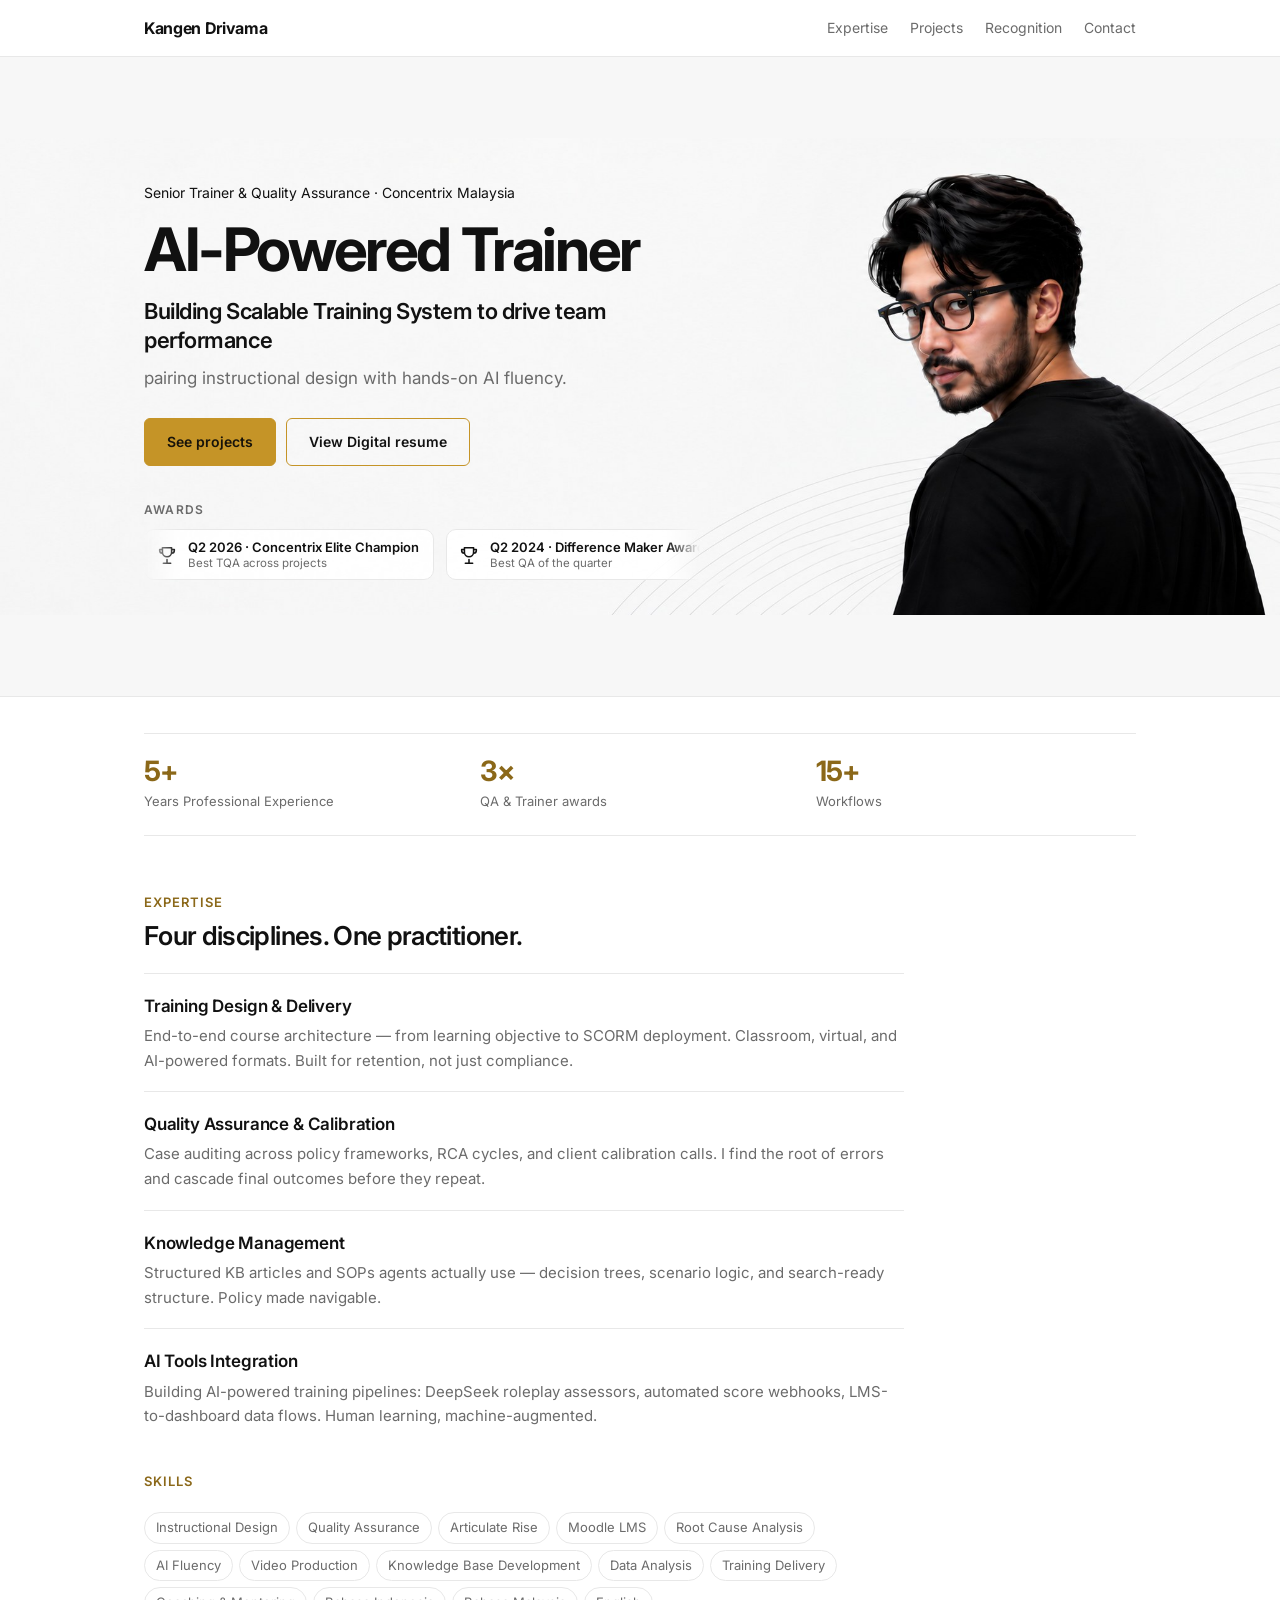
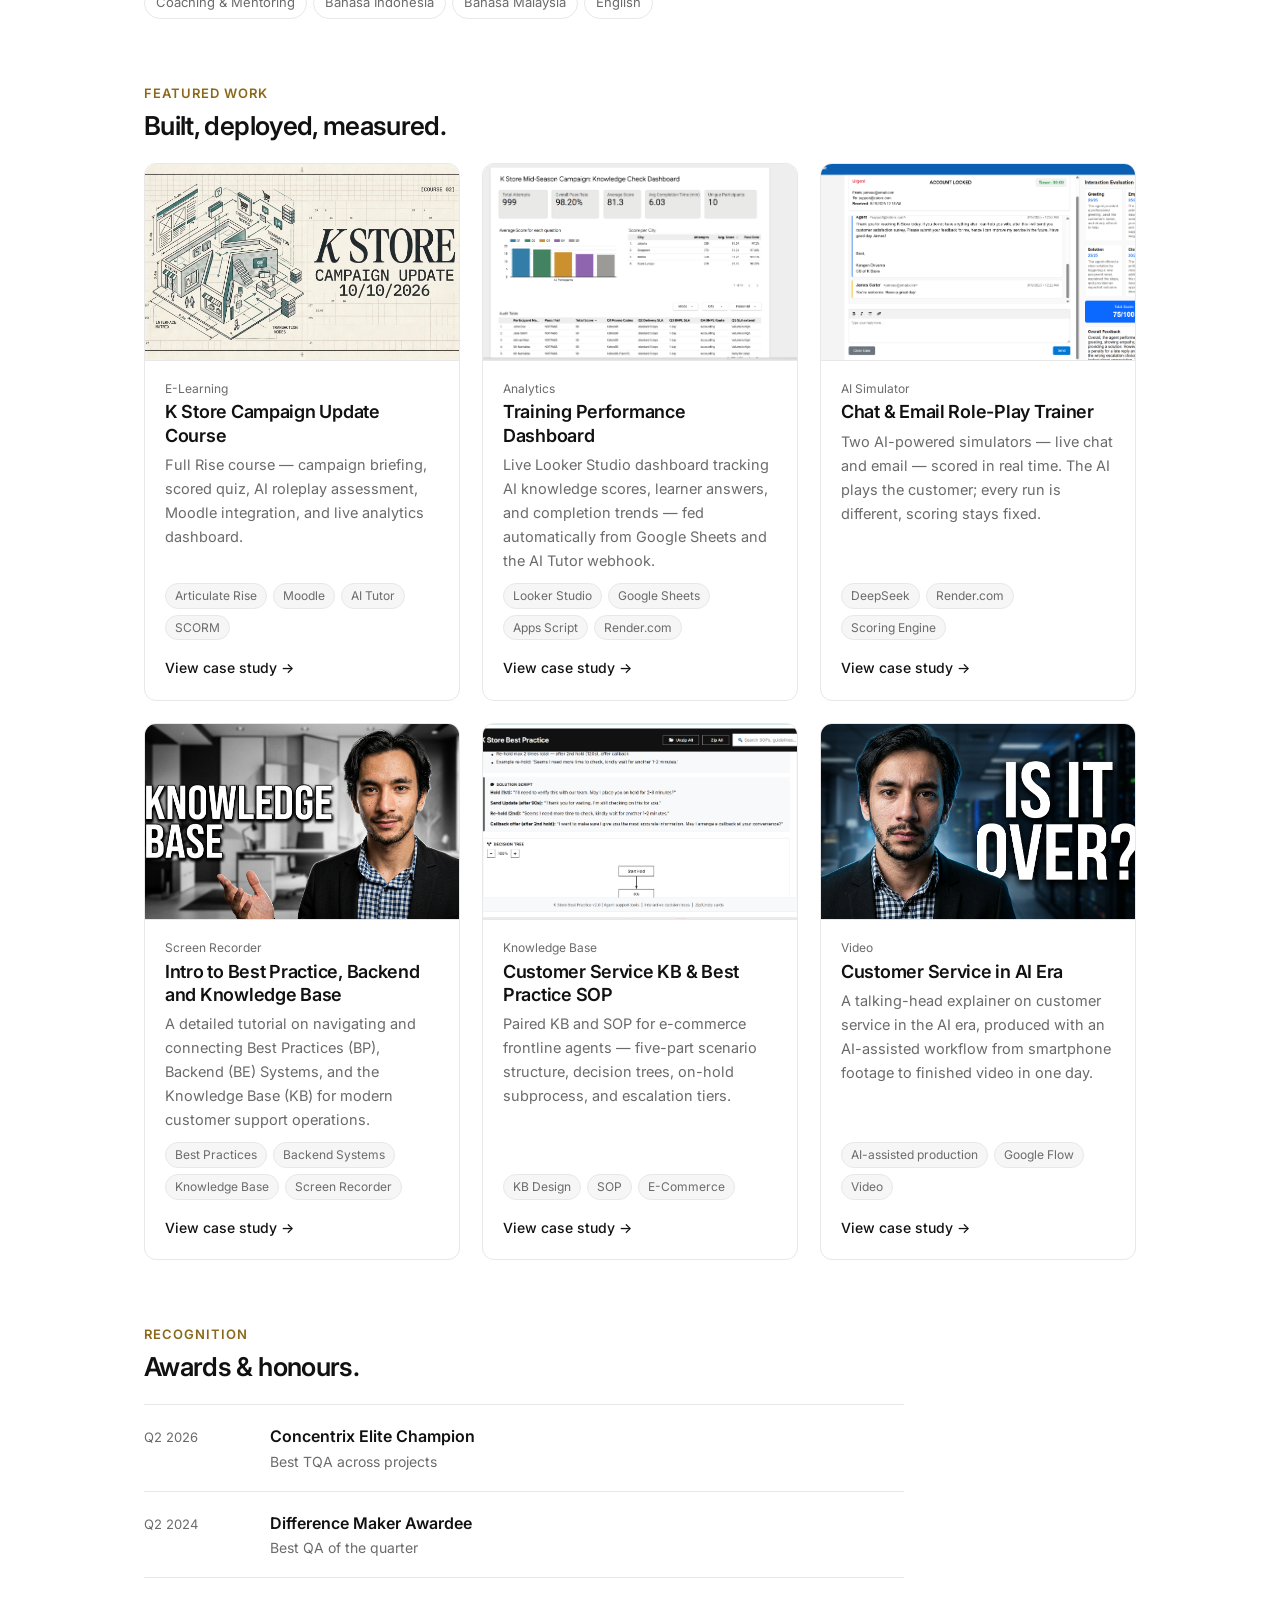
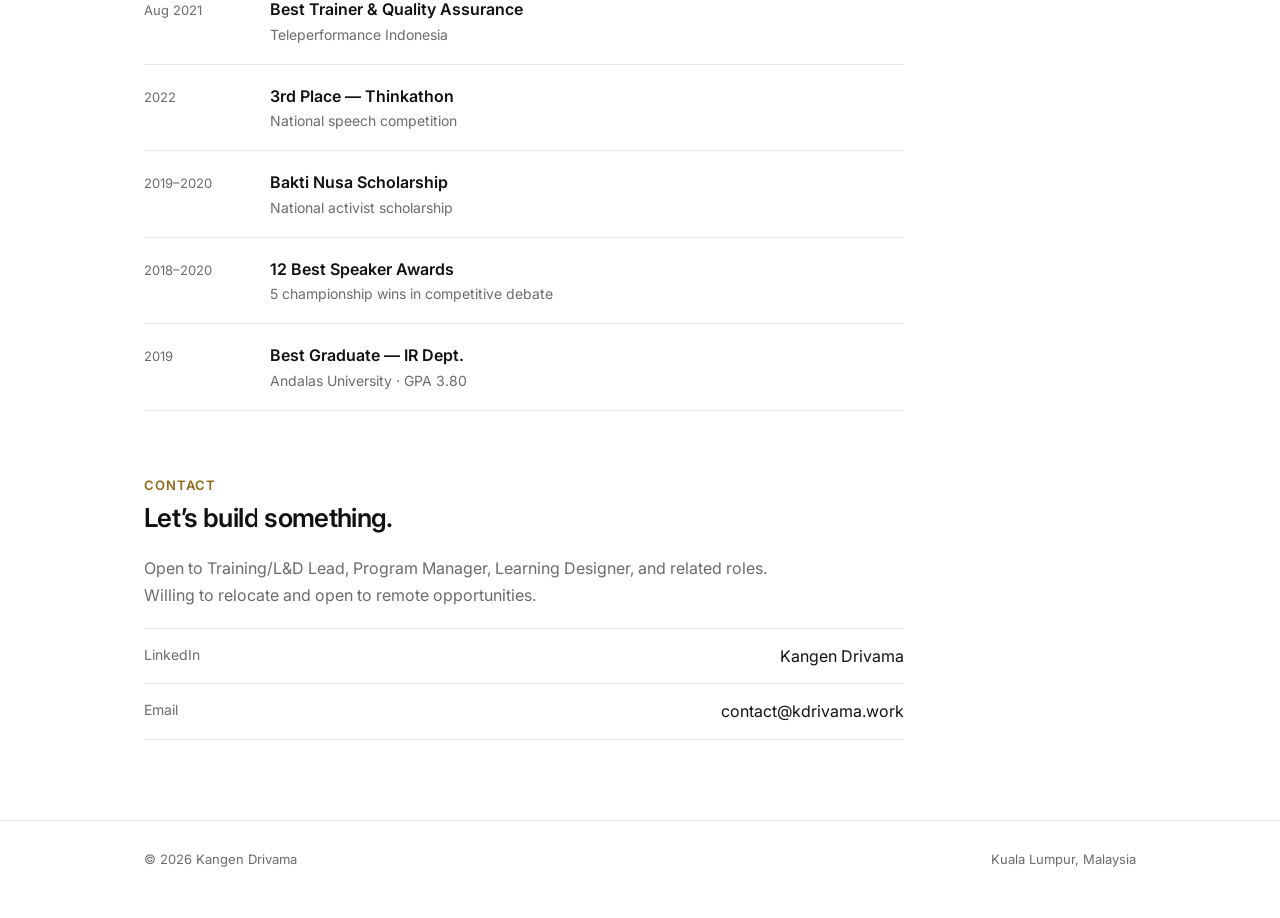
<file: index.html>
<!doctype html><html lang="en"><head><meta charset="UTF-8"><meta name="viewport" content="width=device-width, initial-scale=1">
<title>Kangen Drivama — Portfolio</title><meta name="description" content="Kangen Drivama — AI-Powered Trainer. Training Delivery · Quality Assurance · AI Fluency."><meta property="og:title" content="Kangen Drivama — Portfolio"><meta property="og:description" content="Kangen Drivama — AI-Powered Trainer. Training Delivery · Quality Assurance · AI Fluency."><meta property="og:image" content="banner.jpg">
<link rel="icon" type="image/svg+xml" href="favicon.svg"><link rel="preconnect" href="https://fonts.googleapis.com"><link rel="preconnect" href="https://fonts.gstatic.com" crossorigin>
<link rel="stylesheet" href="https://fonts.googleapis.com/css2?family=Inter:wght@400;500;600;700&display=swap"><link rel="stylesheet" href="style.css"></head><body>
<nav><div class="wrap"><a class="logo" href="">Kangen Drivama</a><ul><li><a href="#expertise">Expertise</a></li><li><a href="#projects">Projects</a></li><li><a href="#recognition">Recognition</a></li><li><a href="#contact">Contact</a></li></ul></div></nav>

<header class="hero" id="top"><div class="hero-top"><img src="banner.jpg" alt="Kangen Drivama" width="2056" height="765"><div class="wrap"><div class="hero-text">
<p class="eyebrow">Senior Trainer &amp; Quality Assurance · Concentrix Malaysia</p><h1>AI-Powered Trainer</h1>
<h2 class="sub">Building Scalable Training System to drive team performance</h2><p class="lede">pairing instructional design with hands-on AI fluency.</p>
<div class="hero-actions"><a class="btn" href="#projects">See projects</a><a class="btn ghost" href="https://docs.google.com/document/d/1K8wrg7LNz6Wb9ImQ5GybzJ_0QJP7C4pEwkheutCQfuE/edit?usp=sharing" target="_blank" rel="noopener">View Digital resume</a></div></div></div></div>
<div class="wrap"><div class="awards"><h2>Awards</h2><div class="marq"><div class="track"><div class="chip"><svg viewBox="0 0 24 24" aria-hidden="true"><path d="M8 21h8M12 17v4M7 4h10v5a5 5 0 0 1-10 0V4zM7 6H4v1a3 3 0 0 0 3 3M17 6h3v1a3 3 0 0 1-3 3"/></svg><div><b>Q2 2026 · Concentrix Elite Champion</b><small>Best TQA across projects</small></div></div><div class="chip"><svg viewBox="0 0 24 24" aria-hidden="true"><path d="M8 21h8M12 17v4M7 4h10v5a5 5 0 0 1-10 0V4zM7 6H4v1a3 3 0 0 0 3 3M17 6h3v1a3 3 0 0 1-3 3"/></svg><div><b>Q2 2024 · Difference Maker Awardee</b><small>Best QA of the quarter</small></div></div><div class="chip"><svg viewBox="0 0 24 24" aria-hidden="true"><path d="m12 3 2.700 5.600 6.100.9-4.400 4.300 1 6.100L12 17l-5.400 2.900 1-6.100L3.200 9.500l6.100-.9z"/></svg><div><b>Aug 2021 · Best Trainer &amp; Quality Assurance</b><small>Teleperformance Indonesia</small></div></div><div class="chip"><svg viewBox="0 0 24 24" aria-hidden="true"><circle cx="12" cy="9" r="5.5"/><path d="M8.5 13.5 7 21l5-3 5 3-1.500-7.500"/><path d="M10.500 8.500 12 7v4"/></svg><div><b>2022 · 3rd Place — Thinkathon</b><small>National speech competition</small></div></div><div class="chip"><svg viewBox="0 0 24 24" aria-hidden="true"><path d="M12 20V9M12 15c-3 0-5-2-5-5 3 0 5 2 5 5zM12 15c3 0 5-2 5-5-3 0-5 2-5 5zM12 9c-2.500-.5-3.500-2.500-3-5 2.500.5 3.500 2.500 3 5zM12 9c2.500-.5 3.500-2.500 3-5-2.500.5-3.500 2.500-3 5z"/></svg><div><b>2019–2020 · Bakti Nusa Scholarship</b><small>National activist scholarship</small></div></div><div class="chip"><svg viewBox="0 0 24 24" aria-hidden="true"><rect x="9" y="3" width="6" height="11" rx="3"/><path d="M5 11a7 7 0 0 0 14 0M12 18v3"/></svg><div><b>2018–2020 · 12 Best Speaker Awards</b><small>5 championship wins in competitive debate</small></div></div><div class="chip"><svg viewBox="0 0 24 24" aria-hidden="true"><circle cx="5" cy="12" r="1.200"/><circle cx="12" cy="12" r="1.200"/><circle cx="19" cy="12" r="1.200"/></svg><div><b>And more</b><small>to come</small></div></div><div class="chip"><svg viewBox="0 0 24 24" aria-hidden="true"><path d="M8 21h8M12 17v4M7 4h10v5a5 5 0 0 1-10 0V4zM7 6H4v1a3 3 0 0 0 3 3M17 6h3v1a3 3 0 0 1-3 3"/></svg><div><b>Q2 2026 · Concentrix Elite Champion</b><small>Best TQA across projects</small></div></div><div class="chip"><svg viewBox="0 0 24 24" aria-hidden="true"><path d="M8 21h8M12 17v4M7 4h10v5a5 5 0 0 1-10 0V4zM7 6H4v1a3 3 0 0 0 3 3M17 6h3v1a3 3 0 0 1-3 3"/></svg><div><b>Q2 2024 · Difference Maker Awardee</b><small>Best QA of the quarter</small></div></div><div class="chip"><svg viewBox="0 0 24 24" aria-hidden="true"><path d="m12 3 2.700 5.600 6.100.9-4.400 4.300 1 6.100L12 17l-5.400 2.900 1-6.100L3.200 9.500l6.100-.9z"/></svg><div><b>Aug 2021 · Best Trainer &amp; Quality Assurance</b><small>Teleperformance Indonesia</small></div></div><div class="chip"><svg viewBox="0 0 24 24" aria-hidden="true"><circle cx="12" cy="9" r="5.5"/><path d="M8.5 13.5 7 21l5-3 5 3-1.500-7.500"/><path d="M10.500 8.500 12 7v4"/></svg><div><b>2022 · 3rd Place — Thinkathon</b><small>National speech competition</small></div></div><div class="chip"><svg viewBox="0 0 24 24" aria-hidden="true"><path d="M12 20V9M12 15c-3 0-5-2-5-5 3 0 5 2 5 5zM12 15c3 0 5-2 5-5-3 0-5 2-5 5zM12 9c-2.500-.5-3.500-2.500-3-5 2.500.5 3.500 2.500 3 5zM12 9c2.500-.5 3.500-2.500 3-5-2.500.5-3.500 2.500-3 5z"/></svg><div><b>2019–2020 · Bakti Nusa Scholarship</b><small>National activist scholarship</small></div></div><div class="chip"><svg viewBox="0 0 24 24" aria-hidden="true"><rect x="9" y="3" width="6" height="11" rx="3"/><path d="M5 11a7 7 0 0 0 14 0M12 18v3"/></svg><div><b>2018–2020 · 12 Best Speaker Awards</b><small>5 championship wins in competitive debate</small></div></div><div class="chip"><svg viewBox="0 0 24 24" aria-hidden="true"><circle cx="5" cy="12" r="1.200"/><circle cx="12" cy="12" r="1.200"/><circle cx="19" cy="12" r="1.200"/></svg><div><b>And more</b><small>to come</small></div></div></div></div></div></div></header>
<main class="wrap"><div class="stats-resume"><div class="stats"><div><b>5+</b><span>Years Professional Experience</span></div><div><b>3&times;</b><span>QA &amp; Trainer awards</span></div><div><b>15+</b><span>Workflows</span></div></div></div>
<section id="expertise"><h2>Expertise</h2><p class="sub">Four disciplines. One practitioner.</p>
<div class="row"><h3>Training Design &amp; Delivery</h3><p>End-to-end course architecture — from learning objective to SCORM deployment. Classroom, virtual, and AI-powered formats. Built for retention, not just compliance.</p></div>
<div class="row"><h3>Quality Assurance &amp; Calibration</h3><p>Case auditing across policy frameworks, RCA cycles, and client calibration calls. I find the root of errors and cascade final outcomes before they repeat.</p></div>
<div class="row"><h3>Knowledge Management</h3><p>Structured KB articles and SOPs agents actually use — decision trees, scenario logic, and search-ready structure. Policy made navigable.</p></div>
<div class="row"><h3>AI Tools Integration</h3><p>Building AI-powered training pipelines: DeepSeek roleplay assessors, automated score webhooks, LMS-to-dashboard data flows. Human learning, machine-augmented.</p></div>
<div class="skills-block"><h2>Skills</h2><div class="skills"><span>Instructional Design</span><span>Quality Assurance</span><span>Articulate Rise</span><span>Moodle LMS</span><span>Root Cause Analysis</span><span>AI Fluency</span><span>Video Production</span><span>Knowledge Base Development</span><span>Data Analysis</span><span>Training Delivery</span><span>Coaching &amp; Mentoring</span><span>Bahasa Indonesia</span><span>Bahasa Malaysia</span><span>English</span></div></div></section>
<section id="projects"><h2>featured work</h2><p class="sub">Built, deployed, measured.</p><div class="grid"><a class="card" href="projects/k-store-elearning/"><div class="thumb"><span>E-Learning</span><img src="thumbs/k-store-elearning.png" alt="" loading="lazy" onerror="if(!this.dataset.t){this.dataset.t=1;this.src='thumbs/k-store-elearning.jpg'}else{this.remove()}"></div><div class="body"><div class="cat">E-Learning</div><h3>K Store Campaign Update Course</h3><p>Full Rise course — campaign briefing, scored quiz, AI roleplay assessment, Moodle integration, and live analytics dashboard.</p><div class="tags"><span>Articulate Rise</span><span>Moodle</span><span>AI Tutor</span><span>SCORM</span></div><span class="go">View case study →</span></div></a><a class="card" href="projects/training-dashboard/"><div class="thumb"><span>Analytics</span><img src="thumbs/training-dashboard.png" alt="" loading="lazy" onerror="if(!this.dataset.t){this.dataset.t=1;this.src='thumbs/training-dashboard.jpg'}else{this.remove()}"></div><div class="body"><div class="cat">Analytics</div><h3>Training Performance Dashboard</h3><p>Live Looker Studio dashboard tracking AI knowledge scores, learner answers, and completion trends — fed automatically from Google Sheets and the AI Tutor webhook.</p><div class="tags"><span>Looker Studio</span><span>Google Sheets</span><span>Apps Script</span><span>Render.com</span></div><span class="go">View case study →</span></div></a><a class="card" href="projects/role-play-trainer/"><div class="thumb"><span>AI Simulator</span><img src="thumbs/role-play-trainer.png" alt="" loading="lazy" onerror="if(!this.dataset.t){this.dataset.t=1;this.src='thumbs/role-play-trainer.jpg'}else{this.remove()}"></div><div class="body"><div class="cat">AI Simulator</div><h3>Chat &amp; Email Role-Play Trainer</h3><p>Two AI-powered simulators — live chat and email — scored in real time. The AI plays the customer; every run is different, scoring stays fixed.</p><div class="tags"><span>DeepSeek</span><span>Render.com</span><span>Scoring Engine</span></div><span class="go">View case study →</span></div></a><a class="card" href="projects/kb-ai-data-annotation/"><div class="thumb"><span>Screen Recorder</span><img src="thumbs/kb-ai-data-annotation.png" alt="" loading="lazy" onerror="if(!this.dataset.t){this.dataset.t=1;this.src='thumbs/kb-ai-data-annotation.jpg'}else{this.remove()}"></div><div class="body"><div class="cat">Screen Recorder</div><h3>Intro to Best Practice, Backend and Knowledge Base</h3><p>A detailed tutorial on navigating and connecting Best Practices (BP), Backend (BE) Systems, and the Knowledge Base (KB) for modern customer support operations.</p><div class="tags"><span>Best Practices</span><span>Backend Systems</span><span>Knowledge Base</span><span>Screen Recorder</span></div><span class="go">View case study →</span></div></a><a class="card" href="projects/kb-customer-service/"><div class="thumb"><span>Knowledge Base</span><img src="thumbs/kb-customer-service.png" alt="" loading="lazy" onerror="if(!this.dataset.t){this.dataset.t=1;this.src='thumbs/kb-customer-service.jpg'}else{this.remove()}"></div><div class="body"><div class="cat">Knowledge Base</div><h3>Customer Service KB &amp; Best Practice SOP</h3><p>Paired KB and SOP for e-commerce frontline agents — five-part scenario structure, decision trees, on-hold subprocess, and escalation tiers.</p><div class="tags"><span>KB Design</span><span>SOP</span><span>E-Commerce</span></div><span class="go">View case study →</span></div></a><a class="card" href="projects/campaign-update-video/"><div class="thumb"><span>Video</span><img src="thumbs/campaign-update-video.png" alt="" loading="lazy" onerror="if(!this.dataset.t){this.dataset.t=1;this.src='thumbs/campaign-update-video.jpg'}else{this.remove()}"></div><div class="body"><div class="cat">Video</div><h3>Customer Service in AI Era</h3><p>A talking-head explainer on customer service in the AI era, produced with an AI-assisted workflow from smartphone footage to finished video in one day.</p><div class="tags"><span>AI-assisted production</span><span>Google Flow</span><span>Video</span></div><span class="go">View case study →</span></div></a></div></section>
<section id="recognition"><h2>Recognition</h2><p class="sub">Awards &amp; honours.</p><div class="row award"><time>Q2 2026</time><div><strong>Concentrix Elite Champion</strong><small>Best TQA across projects</small></div></div><div class="row award"><time>Q2 2024</time><div><strong>Difference Maker Awardee</strong><small>Best QA of the quarter</small></div></div><div class="row award"><time>Aug 2021</time><div><strong>Best Trainer &amp; Quality Assurance</strong><small>Teleperformance Indonesia</small></div></div><div class="row award"><time>2022</time><div><strong>3rd Place — Thinkathon</strong><small>National speech competition</small></div></div><div class="row award"><time>2019–2020</time><div><strong>Bakti Nusa Scholarship</strong><small>National activist scholarship</small></div></div><div class="row award"><time>2018–2020</time><div><strong>12 Best Speaker Awards</strong><small>5 championship wins in competitive debate</small></div></div><div class="row award"><time>2019</time><div><strong>Best Graduate — IR Dept.</strong><small>Andalas University · GPA 3.80</small></div></div></section>
<section id="contact" class="contact"><h2>Contact</h2><p class="sub">Let’s build something.</p><p style="color:var(--mute);margin-bottom:20px">Open to Training/L&amp;D Lead, Program Manager, Learning Designer, and related roles.<br>Willing to relocate and open to remote opportunities.</p>
<a href="https://www.linkedin.com/in/kangendrivama" target="_blank" rel="noopener"><span>LinkedIn</span><span>Kangen Drivama</span></a><a href="mailto:contact@kdrivama.work"><span>Email</span><span>contact@kdrivama.work</span></a></section></main><footer><div class="wrap"><span>© 2026 Kangen Drivama</span><span>Kuala Lumpur, Malaysia</span></div></footer><script>
if ("IntersectionObserver" in window) {
  const observer = new IntersectionObserver((entries, activeObserver) => {
    entries.forEach(entry => {
      if (entry.isIntersecting) {
        entry.target.classList.add("is-visible");
        activeObserver.unobserve(entry.target);
      }
    });
  }, { threshold: 0.12 });
  document.querySelectorAll(".stats, main section, .case, footer").forEach(element => {
    element.classList.add("reveal");
    observer.observe(element);
  });
}
</script></body></html>
</file>
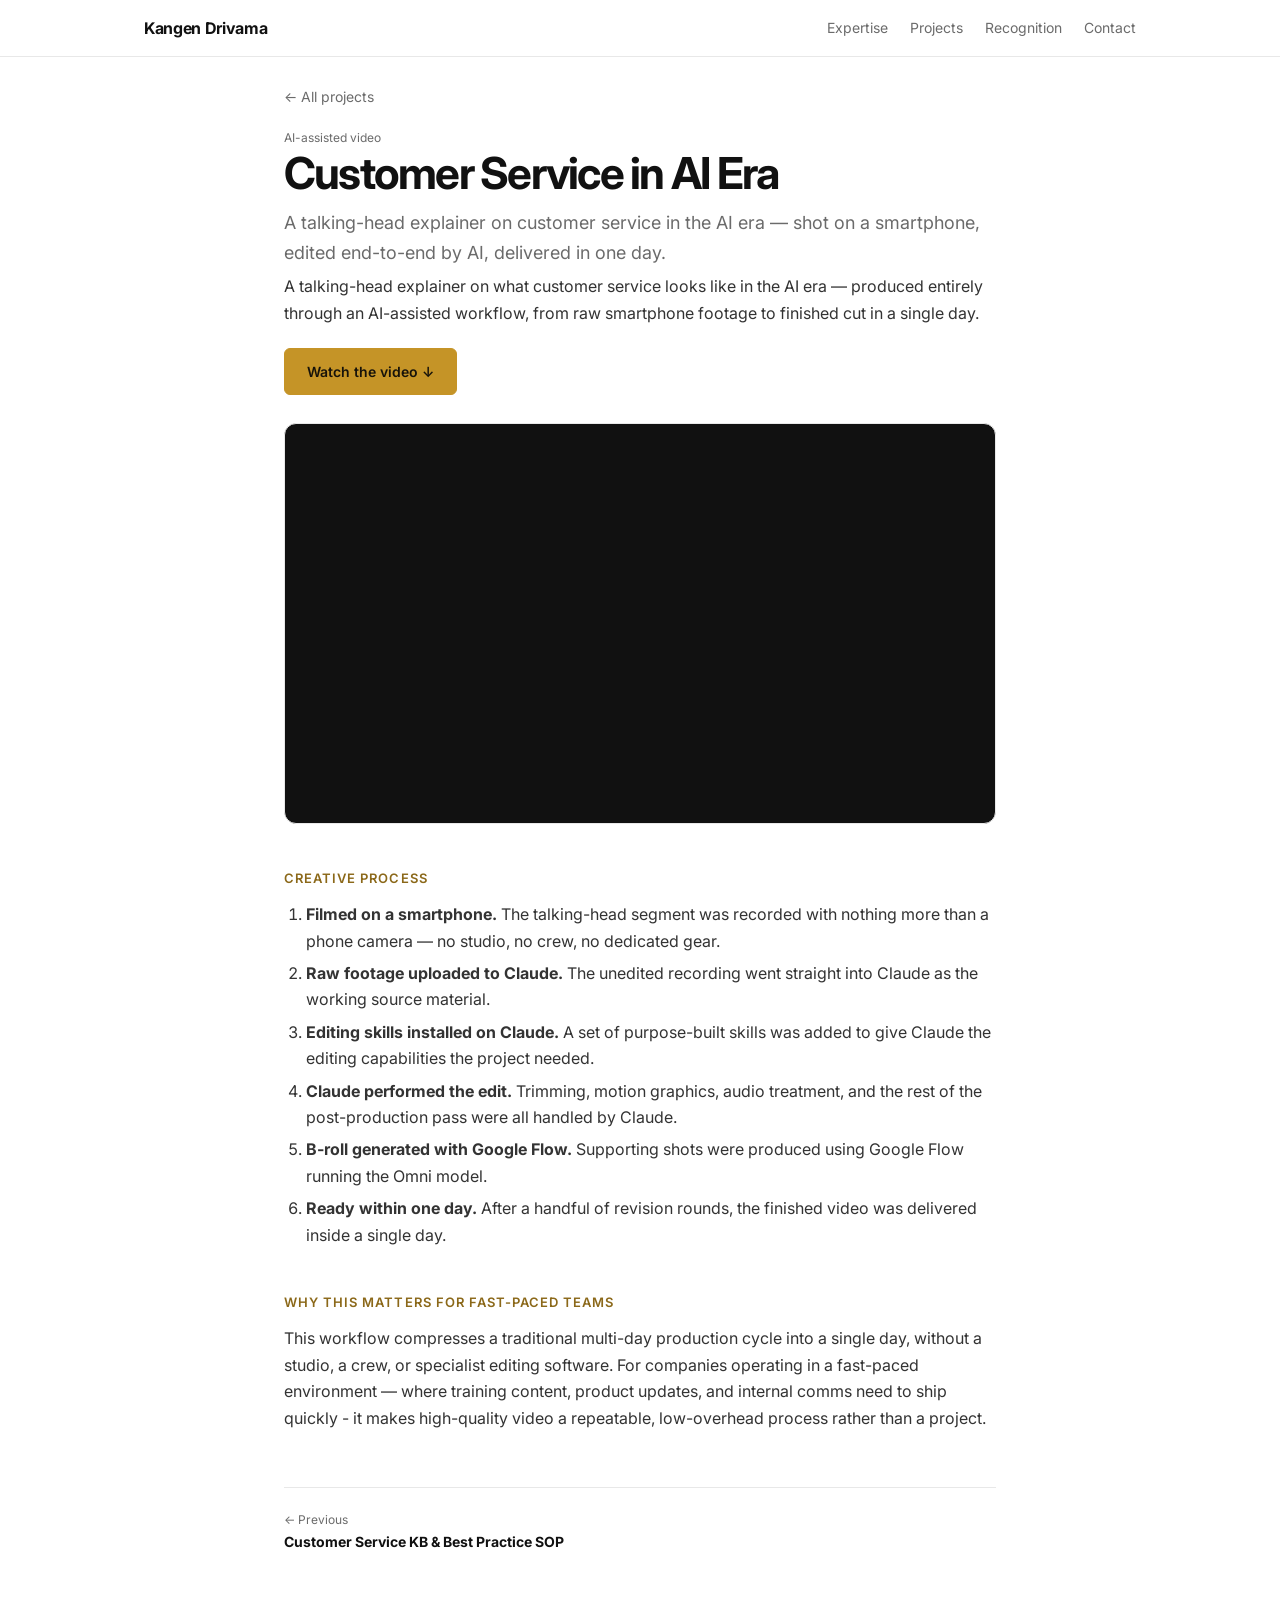
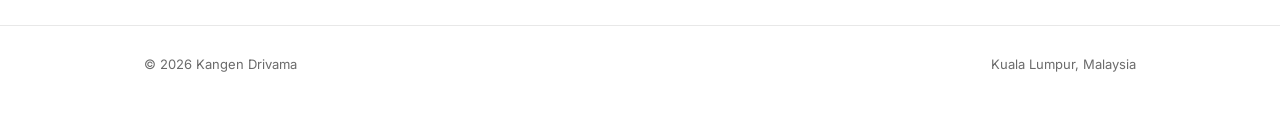
<file: projects/campaign-update-video/index.html>
<!doctype html>
<html lang="en">
<head>
<meta charset="UTF-8"><meta name="viewport" content="width=device-width, initial-scale=1">
<title>Customer Service in AI Era - Kangen Drivama</title>
<meta name="description" content="A talking-head explainer on customer service in the AI era, filmed on a smartphone and produced with an AI-assisted workflow in one day.">
<meta property="og:title" content="Customer Service in AI Era - Kangen Drivama">
<meta property="og:description" content="A talking-head explainer on customer service in the AI era, filmed on a smartphone and produced with an AI-assisted workflow in one day.">
<meta property="og:image" content="../../banner.jpg">
<link rel="icon" type="image/svg+xml" href="../../favicon.svg"><link rel="preconnect" href="https://fonts.googleapis.com"><link rel="preconnect" href="https://fonts.gstatic.com" crossorigin>
<link rel="stylesheet" href="https://fonts.googleapis.com/css2?family=Inter:wght@400;500;600;700&display=swap"><link rel="stylesheet" href="../../style.css">
</head><body><nav><div class="wrap"><a class="logo" href="../../">Kangen Drivama</a><ul><li><a href="../../#expertise">Expertise</a></li><li><a href="../../#projects">Projects</a></li><li><a href="../../#recognition">Recognition</a></li><li><a href="../../#contact">Contact</a></li></ul></div></nav><main class="wrap narrow case"><a class="back" href="../../#projects">&larr; All projects</a>
<div class="cat">AI-assisted video</div><h1>Customer Service in AI Era</h1>
<p class="lead">A talking-head explainer on customer service in the AI era &mdash; shot on a smartphone, edited end-to-end by AI, delivered in one day.</p>
<p>A talking-head explainer on what customer service looks like in the AI era &mdash; produced entirely through an AI-assisted workflow, from raw smartphone footage to finished cut in a single day.</p>
<div class="actions"><a class="btn" href="#video">Watch the video &darr;</a></div>
<div class="video-frame" id="video"><iframe src="https://www.youtube-nocookie.com/embed/_3xxeVilkKs" title="Customer Service in AI Era video" loading="lazy" referrerpolicy="strict-origin-when-cross-origin" allow="accelerometer; autoplay; clipboard-write; encrypted-media; gyroscope; picture-in-picture; web-share" allowfullscreen></iframe></div>
<h2>Creative Process</h2><ol>
<li><b>Filmed on a smartphone.</b> The talking-head segment was recorded with nothing more than a phone camera &mdash; no studio, no crew, no dedicated gear.</li>
<li><b>Raw footage uploaded to Claude.</b> The unedited recording went straight into Claude as the working source material.</li>
<li><b>Editing skills installed on Claude.</b> A set of purpose-built skills was added to give Claude the editing capabilities the project needed.</li>
<li><b>Claude performed the edit.</b> Trimming, motion graphics, audio treatment, and the rest of the post-production pass were all handled by Claude.</li>
<li><b>B-roll generated with Google Flow.</b> Supporting shots were produced using Google Flow running the Omni model.</li>
<li><b>Ready within one day.</b> After a handful of revision rounds, the finished video was delivered inside a single day.</li>
</ol>
<h2>Why this matters for fast-paced teams</h2><p>This workflow compresses a traditional multi-day production cycle into a single day, without a studio, a crew, or specialist editing software. For companies operating in a fast-paced environment &mdash; where training content, product updates, and internal comms need to ship quickly - it makes high-quality video a repeatable, low-overhead process rather than a project.</p>
<div class="pn"><a href="../../projects/kb-customer-service/"><small>&larr; Previous</small><b>Customer Service KB &amp; Best Practice SOP</b></a></div></main><footer><div class="wrap"><span>&copy; 2026 Kangen Drivama</span><span>Kuala Lumpur, Malaysia</span></div></footer></body></html>
</file>
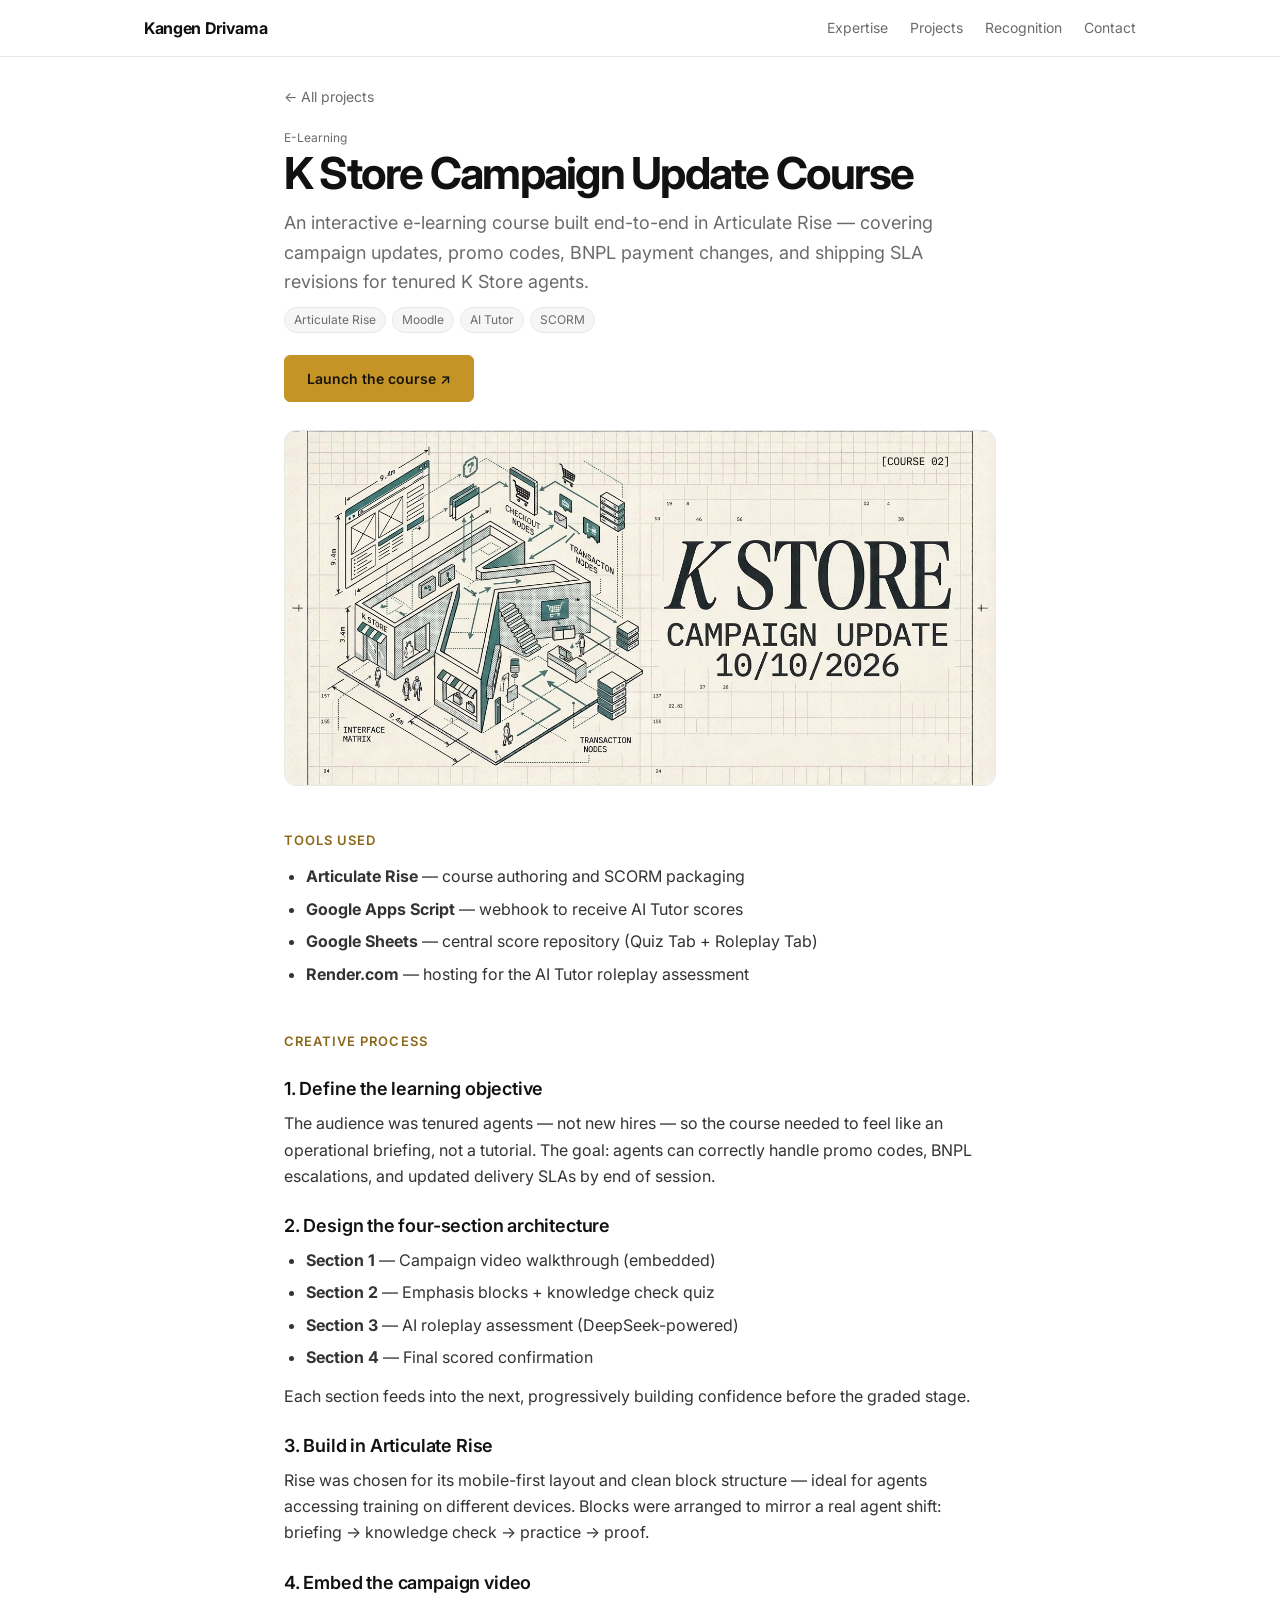
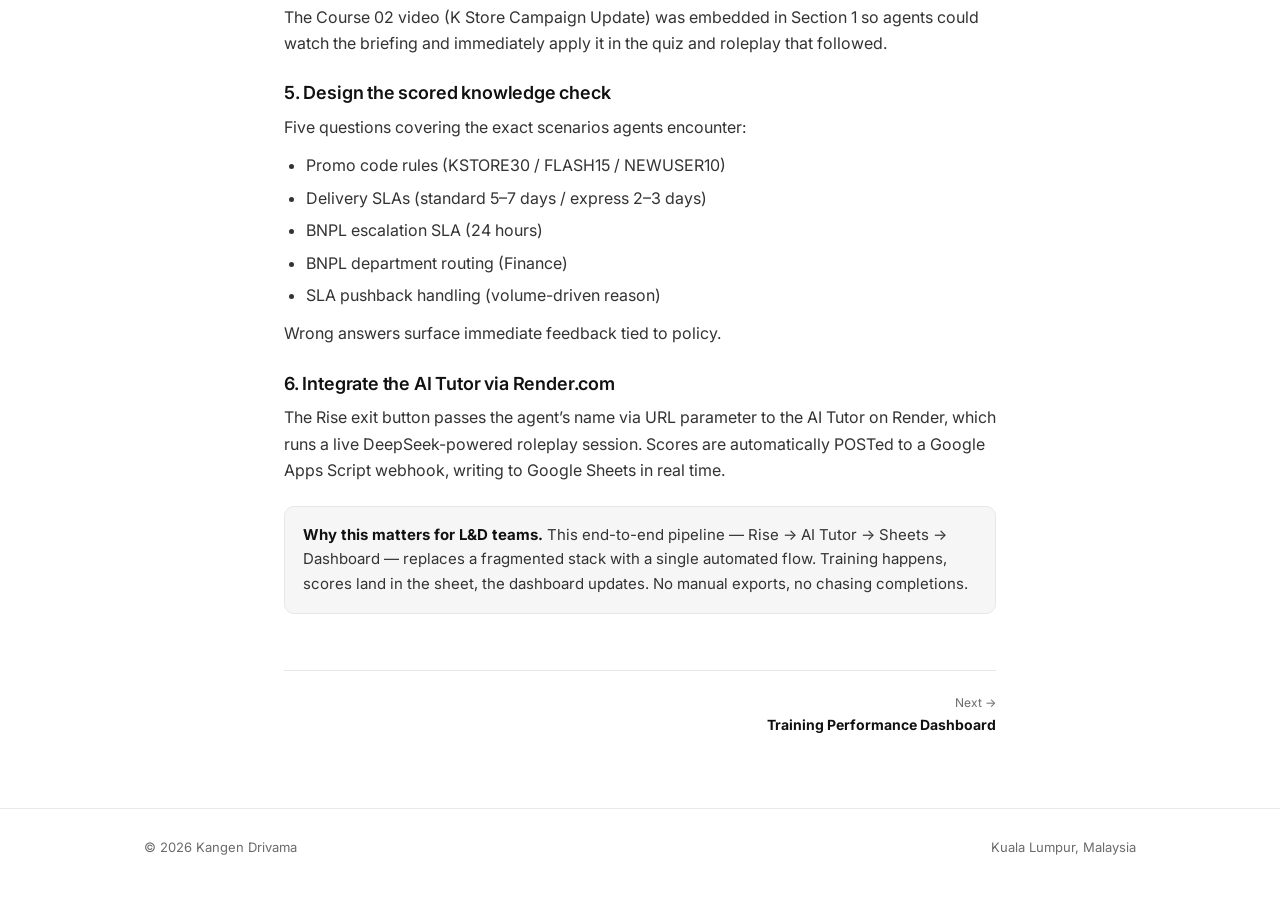
<file: projects/k-store-elearning/index.html>
<!doctype html><html lang="en"><head><meta charset="UTF-8"><meta name="viewport" content="width=device-width, initial-scale=1">
<title>K Store Campaign Update Course — Kangen Drivama</title><meta name="description" content="Full Rise course — campaign briefing, scored quiz, AI roleplay assessment, Moodle integration, and live analytics dashboard."><meta property="og:title" content="K Store Campaign Update Course — Kangen Drivama"><meta property="og:description" content="Full Rise course — campaign briefing, scored quiz, AI roleplay assessment, Moodle integration, and live analytics dashboard."><meta property="og:image" content="../../banner.jpg">
<link rel="icon" type="image/svg+xml" href="../../favicon.svg"><link rel="preconnect" href="https://fonts.googleapis.com"><link rel="preconnect" href="https://fonts.gstatic.com" crossorigin>
<link rel="stylesheet" href="https://fonts.googleapis.com/css2?family=Inter:wght@400;500;600;700&display=swap"><link rel="stylesheet" href="../../style.css"></head><body>
<nav><div class="wrap"><a class="logo" href="../../">Kangen Drivama</a><ul><li><a href="../../#expertise">Expertise</a></li><li><a href="../../#projects">Projects</a></li><li><a href="../../#recognition">Recognition</a></li><li><a href="../../#contact">Contact</a></li></ul></div></nav>
<main class="wrap narrow case"><a class="back" href="../../#projects">← All projects</a>
<div class="cat">E-Learning</div><h1>K Store Campaign Update Course</h1><p class="lead">An interactive e-learning course built end-to-end in Articulate Rise — covering campaign updates, promo codes, BNPL payment changes, and shipping SLA revisions for tenured K Store agents.</p><div class="tags"><span>Articulate Rise</span><span>Moodle</span><span>AI Tutor</span><span>SCORM</span></div>
<div class="actions"><a class="btn" href="https://kstorecourse.devlin.host" target="_blank" rel="noopener">Launch the course ↗</a></div><div class="cover"><span>E-Learning</span><img src="../../thumbs/k-store-elearning.png" alt="" loading="lazy" onerror="if(!this.dataset.t){this.dataset.t=1;this.src='../../thumbs/k-store-elearning.jpg'}else{this.remove()}"></div>
<h2>Tools used</h2><ul><li><b>Articulate Rise</b> — course authoring and SCORM packaging</li><li><b>Google Apps Script</b> — webhook to receive AI Tutor scores</li><li><b>Google Sheets</b> — central score repository (Quiz Tab + Roleplay Tab)</li><li><b>Render.com</b> — hosting for the AI Tutor roleplay assessment</li></ul>
<h2>Creative process</h2>
<h3>1. Define the learning objective</h3><p>The audience was tenured agents — not new hires — so the course needed to feel like an operational briefing, not a tutorial. The goal: agents can correctly handle promo codes, BNPL escalations, and updated delivery SLAs by end of session.</p>
<h3>2. Design the four-section architecture</h3><ul><li><b>Section 1</b> — Campaign video walkthrough (embedded)</li><li><b>Section 2</b> — Emphasis blocks + knowledge check quiz</li><li><b>Section 3</b> — AI roleplay assessment (DeepSeek-powered)</li><li><b>Section 4</b> — Final scored confirmation</li></ul><p>Each section feeds into the next, progressively building confidence before the graded stage.</p>
<h3>3. Build in Articulate Rise</h3><p>Rise was chosen for its mobile-first layout and clean block structure — ideal for agents accessing training on different devices. Blocks were arranged to mirror a real agent shift: briefing → knowledge check → practice → proof.</p>
<h3>4. Embed the campaign video</h3><p>The Course 02 video (K Store Campaign Update) was embedded in Section 1 so agents could watch the briefing and immediately apply it in the quiz and roleplay that followed.</p>
<h3>5. Design the scored knowledge check</h3><p>Five questions covering the exact scenarios agents encounter:</p><ul><li>Promo code rules (KSTORE30 / FLASH15 / NEWUSER10)</li><li>Delivery SLAs (standard 5–7 days / express 2–3 days)</li><li>BNPL escalation SLA (24 hours)</li><li>BNPL department routing (Finance)</li><li>SLA pushback handling (volume-driven reason)</li></ul><p>Wrong answers surface immediate feedback tied to policy.</p>
<h3>6. Integrate the AI Tutor via Render.com</h3><p>The Rise exit button passes the agent’s name via URL parameter to the AI Tutor on Render, which runs a live DeepSeek-powered roleplay session. Scores are automatically POSTed to a Google Apps Script webhook, writing to Google Sheets in real time.</p>
<div class="note"><b>Why this matters for L&amp;D teams.</b> This end-to-end pipeline — Rise → AI Tutor → Sheets → Dashboard — replaces a fragmented stack with a single automated flow. Training happens, scores land in the sheet, the dashboard updates. No manual exports, no chasing completions.</div><div class="pn"><a class="r" href="../../projects/training-dashboard/"><small>Next →</small><b>Training Performance Dashboard</b></a></div></main><footer><div class="wrap"><span>© 2026 Kangen Drivama</span><span>Kuala Lumpur, Malaysia</span></div></footer></body></html>
</file>
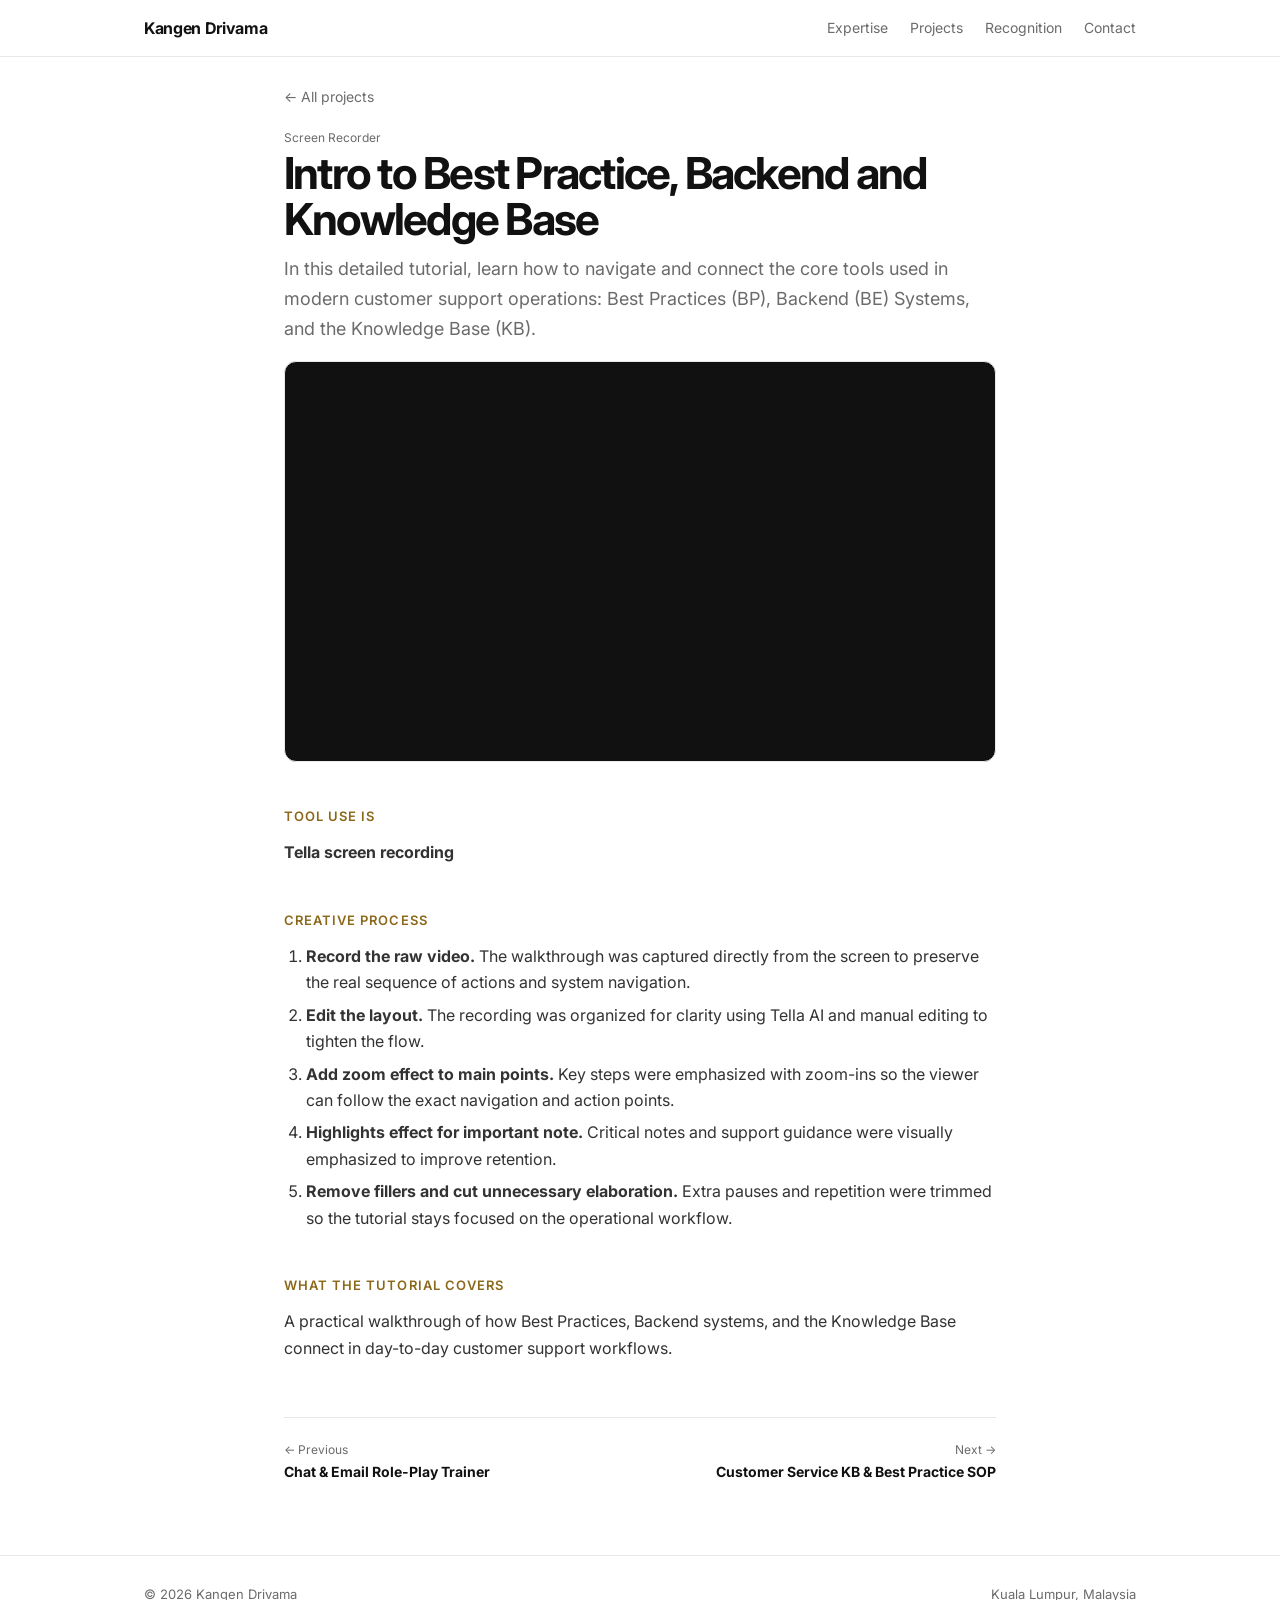
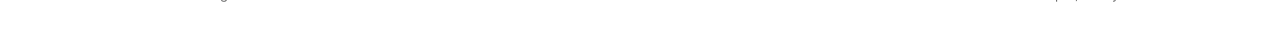
<file: projects/kb-ai-data-annotation/index.html>
<!doctype html>
<html lang="en">
<head>
<meta charset="UTF-8"><meta name="viewport" content="width=device-width, initial-scale=1">
<title>Intro to Best Practice, Backend and Knowledge Base - Kangen Drivama</title>
<meta name="description" content="A screen-recorded tutorial on navigating Best Practices, Backend Systems, and the Knowledge Base for customer support operations.">
<meta property="og:title" content="Intro to Best Practice, Backend and Knowledge Base - Kangen Drivama">
<meta property="og:description" content="A screen-recorded tutorial on navigating Best Practices, Backend Systems, and the Knowledge Base for customer support operations.">
<meta property="og:image" content="../../banner.jpg">
<link rel="icon" type="image/svg+xml" href="../../favicon.svg"><link rel="preconnect" href="https://fonts.googleapis.com"><link rel="preconnect" href="https://fonts.gstatic.com" crossorigin>
<link rel="stylesheet" href="https://fonts.googleapis.com/css2?family=Inter:wght@400;500;600;700&display=swap"><link rel="stylesheet" href="../../style.css">
</head><body><nav><div class="wrap"><a class="logo" href="../../">Kangen Drivama</a><ul><li><a href="../../#expertise">Expertise</a></li><li><a href="../../#projects">Projects</a></li><li><a href="../../#recognition">Recognition</a></li><li><a href="../../#contact">Contact</a></li></ul></div></nav><main class="wrap narrow case"><a class="back" href="../../#projects">&larr; All projects</a>
<div class="cat">Screen Recorder</div><h1>Intro to Best Practice, Backend and Knowledge Base</h1>
<p class="lead">In this detailed tutorial, learn how to navigate and connect the core tools used in modern customer support operations: Best Practices (BP), Backend (BE) Systems, and the Knowledge Base (KB).</p>
<div class="video-frame"><iframe src="https://www.youtube-nocookie.com/embed/sdlkcadKkTE" title="Intro to Best Practice, Backend and Knowledge Base tutorial" loading="lazy" referrerpolicy="strict-origin-when-cross-origin" allow="accelerometer; autoplay; clipboard-write; encrypted-media; gyroscope; picture-in-picture; web-share" allowfullscreen></iframe></div>
<h2>Tool use is</h2><p><b>Tella screen recording</b></p>
<h2>Creative Process</h2><ol>
<li><b>Record the raw video.</b> The walkthrough was captured directly from the screen to preserve the real sequence of actions and system navigation.</li>
<li><b>Edit the layout.</b> The recording was organized for clarity using Tella AI and manual editing to tighten the flow.</li>
<li><b>Add zoom effect to main points.</b> Key steps were emphasized with zoom-ins so the viewer can follow the exact navigation and action points.</li>
<li><b>Highlights effect for important note.</b> Critical notes and support guidance were visually emphasized to improve retention.</li>
<li><b>Remove fillers and cut unnecessary elaboration.</b> Extra pauses and repetition were trimmed so the tutorial stays focused on the operational workflow.</li>
</ol>
<h2>What the tutorial covers</h2><p>A practical walkthrough of how Best Practices, Backend systems, and the Knowledge Base connect in day-to-day customer support workflows.</p>
<div class="pn"><a href="../../projects/role-play-trainer/"><small>&larr; Previous</small><b>Chat &amp; Email Role-Play Trainer</b></a><a class="r" href="../../projects/kb-customer-service/"><small>Next &rarr;</small><b>Customer Service KB &amp; Best Practice SOP</b></a></div></main><footer><div class="wrap"><span>&copy; 2026 Kangen Drivama</span><span>Kuala Lumpur, Malaysia</span></div></footer></body></html>
</file>
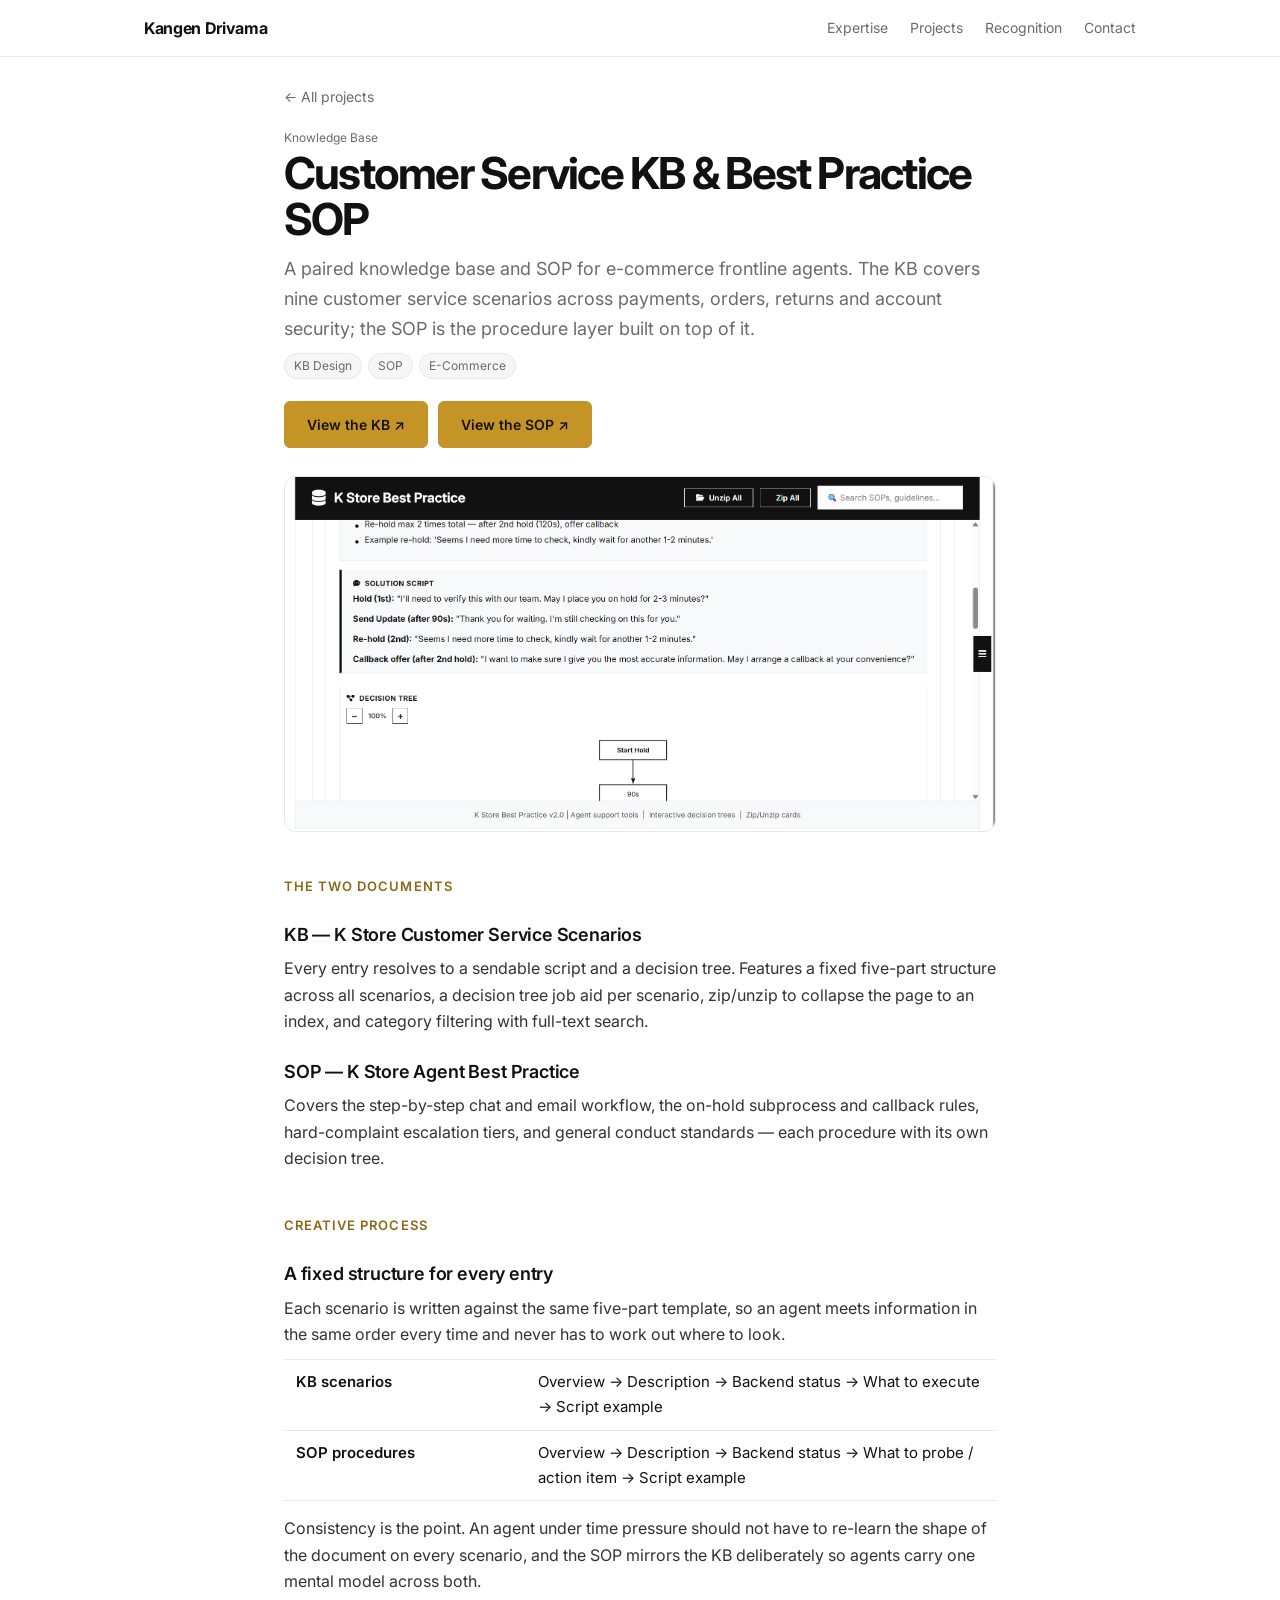
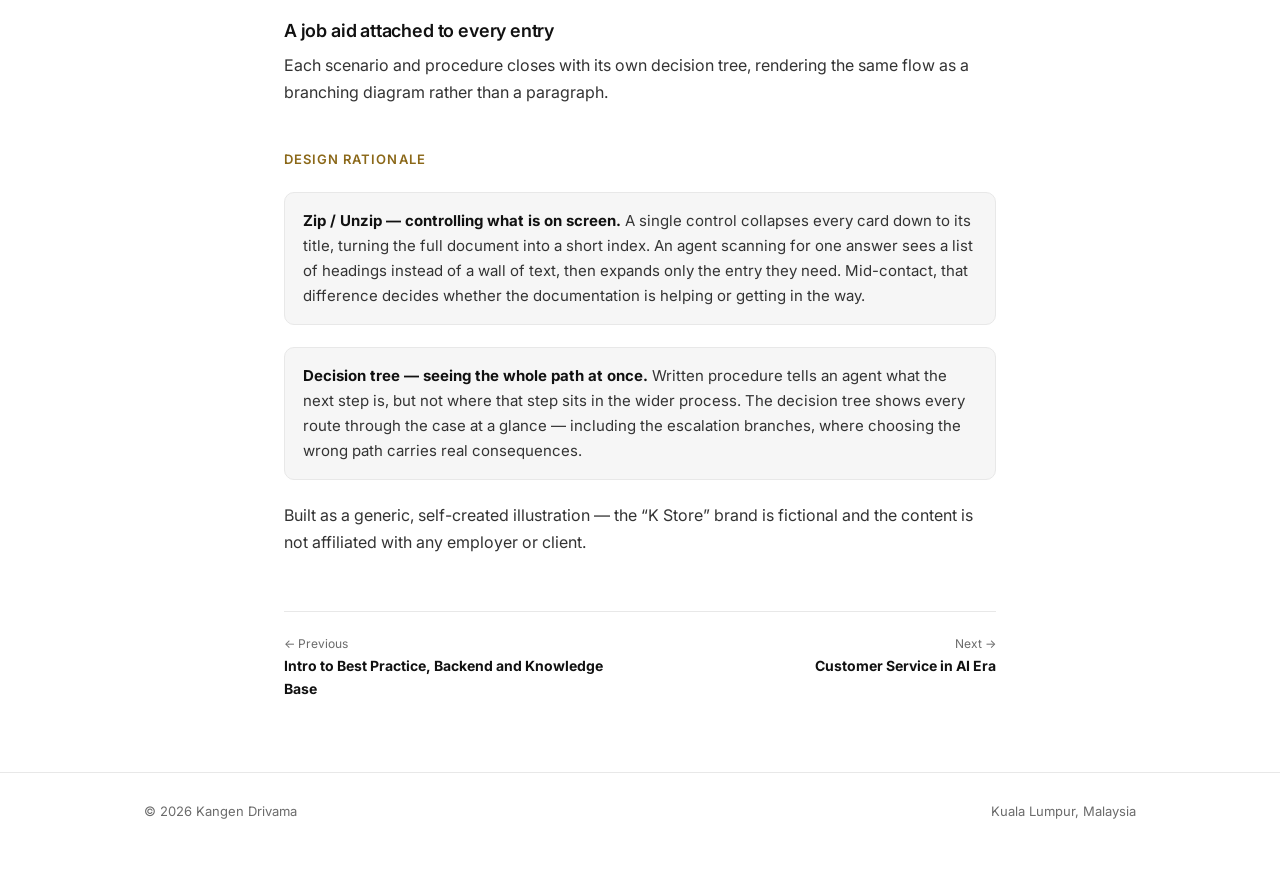
<file: projects/kb-customer-service/index.html>
<!doctype html><html lang="en"><head><meta charset="UTF-8"><meta name="viewport" content="width=device-width, initial-scale=1">
<title>Customer Service KB & Best Practice SOP — Kangen Drivama</title><meta name="description" content="Paired KB and SOP for e-commerce frontline agents — five-part scenario structure, decision trees, on-hold subprocess, and escalation tiers."><meta property="og:title" content="Customer Service KB & Best Practice SOP — Kangen Drivama"><meta property="og:description" content="Paired KB and SOP for e-commerce frontline agents — five-part scenario structure, decision trees, on-hold subprocess, and escalation tiers."><meta property="og:image" content="../../banner.jpg">
<link rel="icon" type="image/svg+xml" href="../../favicon.svg"><link rel="preconnect" href="https://fonts.googleapis.com"><link rel="preconnect" href="https://fonts.gstatic.com" crossorigin>
<link rel="stylesheet" href="https://fonts.googleapis.com/css2?family=Inter:wght@400;500;600;700&display=swap"><link rel="stylesheet" href="../../style.css"></head><body>
<nav><div class="wrap"><a class="logo" href="../../">Kangen Drivama</a><ul><li><a href="../../#expertise">Expertise</a></li><li><a href="../../#projects">Projects</a></li><li><a href="../../#recognition">Recognition</a></li><li><a href="../../#contact">Contact</a></li></ul></div></nav>
<main class="wrap narrow case"><a class="back" href="../../#projects">← All projects</a>
<div class="cat">Knowledge Base</div><h1>Customer Service KB &amp; Best Practice SOP</h1><p class="lead">A paired knowledge base and SOP for e-commerce frontline agents. The KB covers nine customer service scenarios across payments, orders, returns and account security; the SOP is the procedure layer built on top of it.</p><div class="tags"><span>KB Design</span><span>SOP</span><span>E-Commerce</span></div>
<div class="actions"><a class="btn" href="https://k-store-knowledge-base.onrender.com" target="_blank" rel="noopener">View the KB ↗</a><a class="btn" href="https://k-store-best-practice.onrender.com" target="_blank" rel="noopener">View the SOP ↗</a></div><div class="cover"><span>Knowledge Base</span><img src="../../thumbs/kb-customer-service.png" alt="" loading="lazy" onerror="if(!this.dataset.t){this.dataset.t=1;this.src='../../thumbs/kb-customer-service.jpg'}else{this.remove()}"></div>
<h2>The two documents</h2><h3>KB — K Store Customer Service Scenarios</h3><p>Every entry resolves to a sendable script and a decision tree. Features a fixed five-part structure across all scenarios, a decision tree job aid per scenario, zip/unzip to collapse the page to an index, and category filtering with full-text search.</p><h3>SOP — K Store Agent Best Practice</h3><p>Covers the step-by-step chat and email workflow, the on-hold subprocess and callback rules, hard-complaint escalation tiers, and general conduct standards — each procedure with its own decision tree.</p>
<h2>Creative process</h2><h3>A fixed structure for every entry</h3><p>Each scenario is written against the same five-part template, so an agent meets information in the same order every time and never has to work out where to look.</p><table><tr><th>KB scenarios</th><td>Overview → Description → Backend status → What to execute → Script example</td></tr><tr><th>SOP procedures</th><td>Overview → Description → Backend status → What to probe / action item → Script example</td></tr></table><p>Consistency is the point. An agent under time pressure should not have to re-learn the shape of the document on every scenario, and the SOP mirrors the KB deliberately so agents carry one mental model across both.</p>
<h3>A job aid attached to every entry</h3><p>Each scenario and procedure closes with its own decision tree, rendering the same flow as a branching diagram rather than a paragraph.</p>
<h2>Design rationale</h2>
<div class="note"><b>Zip / Unzip — controlling what is on screen.</b> A single control collapses every card down to its title, turning the full document into a short index. An agent scanning for one answer sees a list of headings instead of a wall of text, then expands only the entry they need. Mid-contact, that difference decides whether the documentation is helping or getting in the way.</div>
<div class="note"><b>Decision tree — seeing the whole path at once.</b> Written procedure tells an agent what the next step is, but not where that step sits in the wider process. The decision tree shows every route through the case at a glance — including the escalation branches, where choosing the wrong path carries real consequences.</div>
<p class="sm">Built as a generic, self-created illustration — the “K Store” brand is fictional and the content is not affiliated with any employer or client.</p><div class="pn"><a href="../../projects/kb-ai-data-annotation/"><small>← Previous</small><b>Intro to Best Practice, Backend and Knowledge Base</b></a><a class="r" href="../../projects/campaign-update-video/"><small>Next →</small><b>Customer Service in AI Era</b></a></div></main><footer><div class="wrap"><span>© 2026 Kangen Drivama</span><span>Kuala Lumpur, Malaysia</span></div></footer></body></html>
</file>
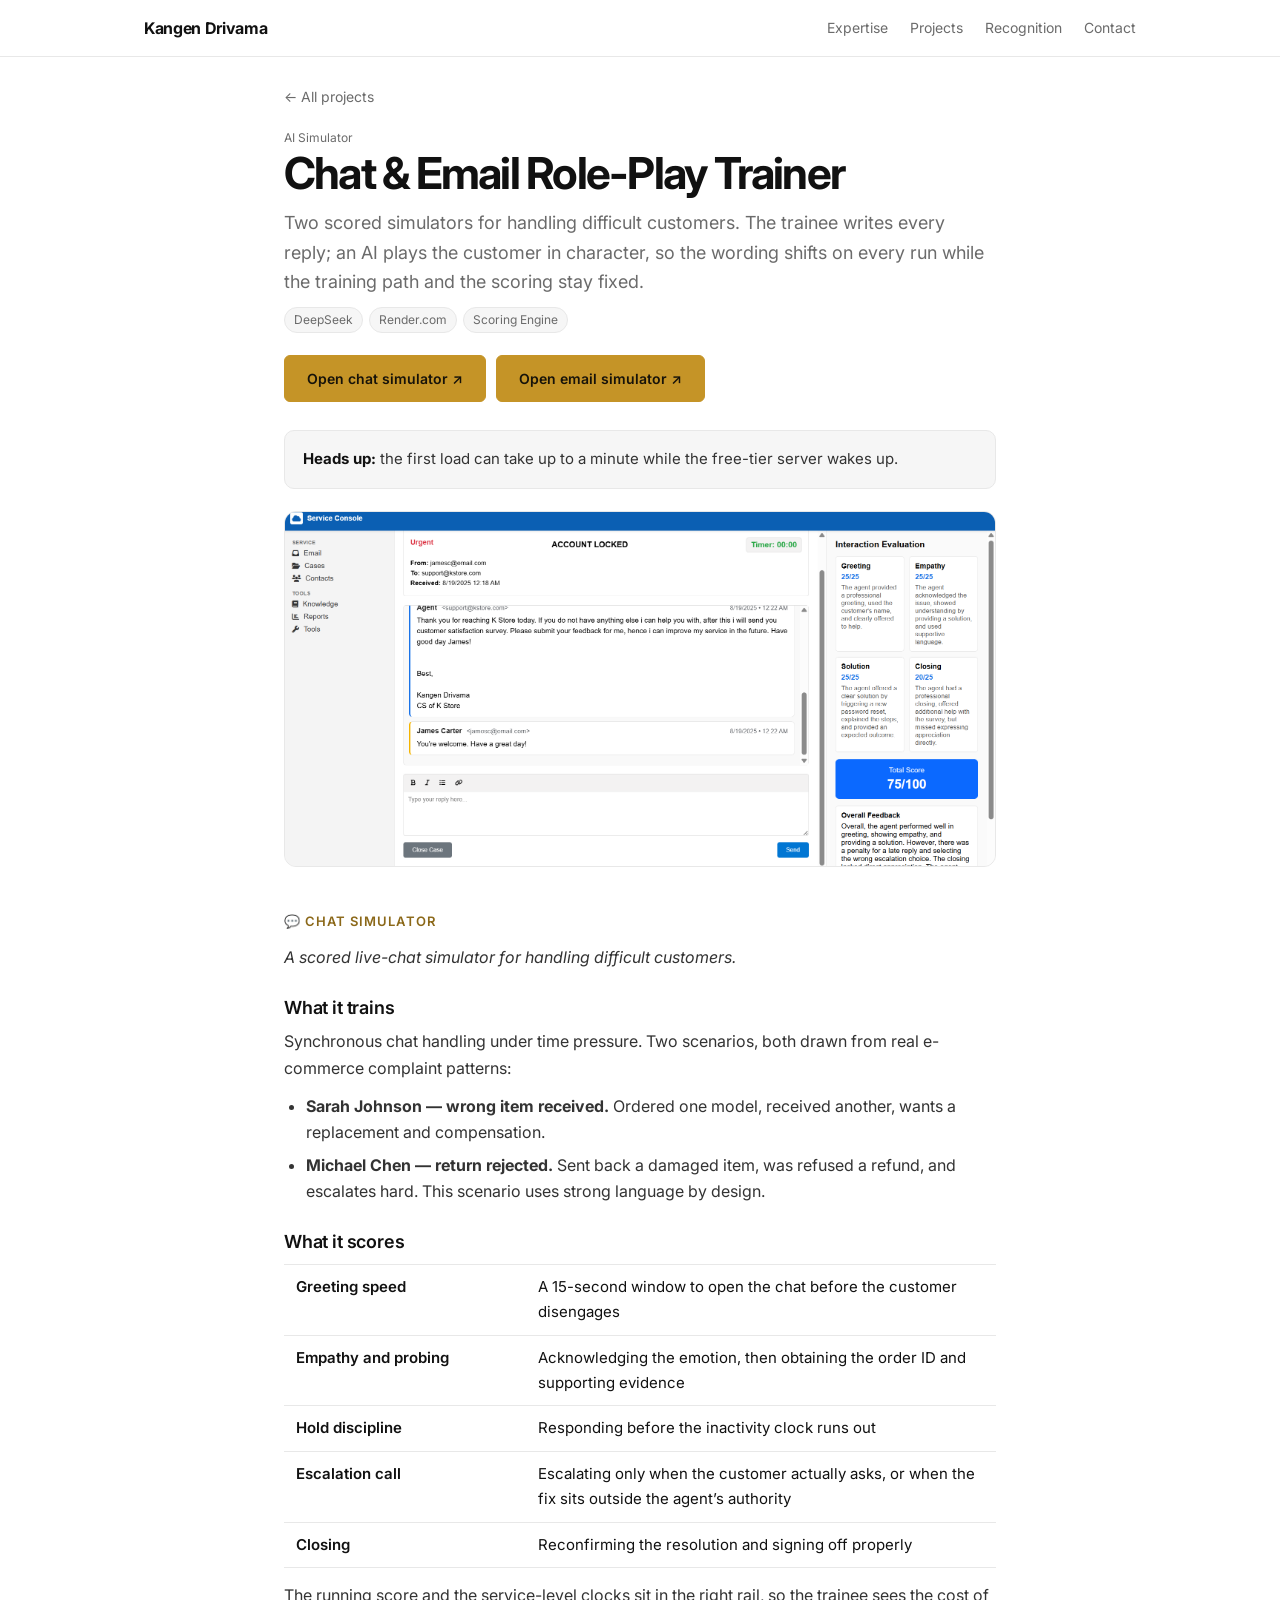
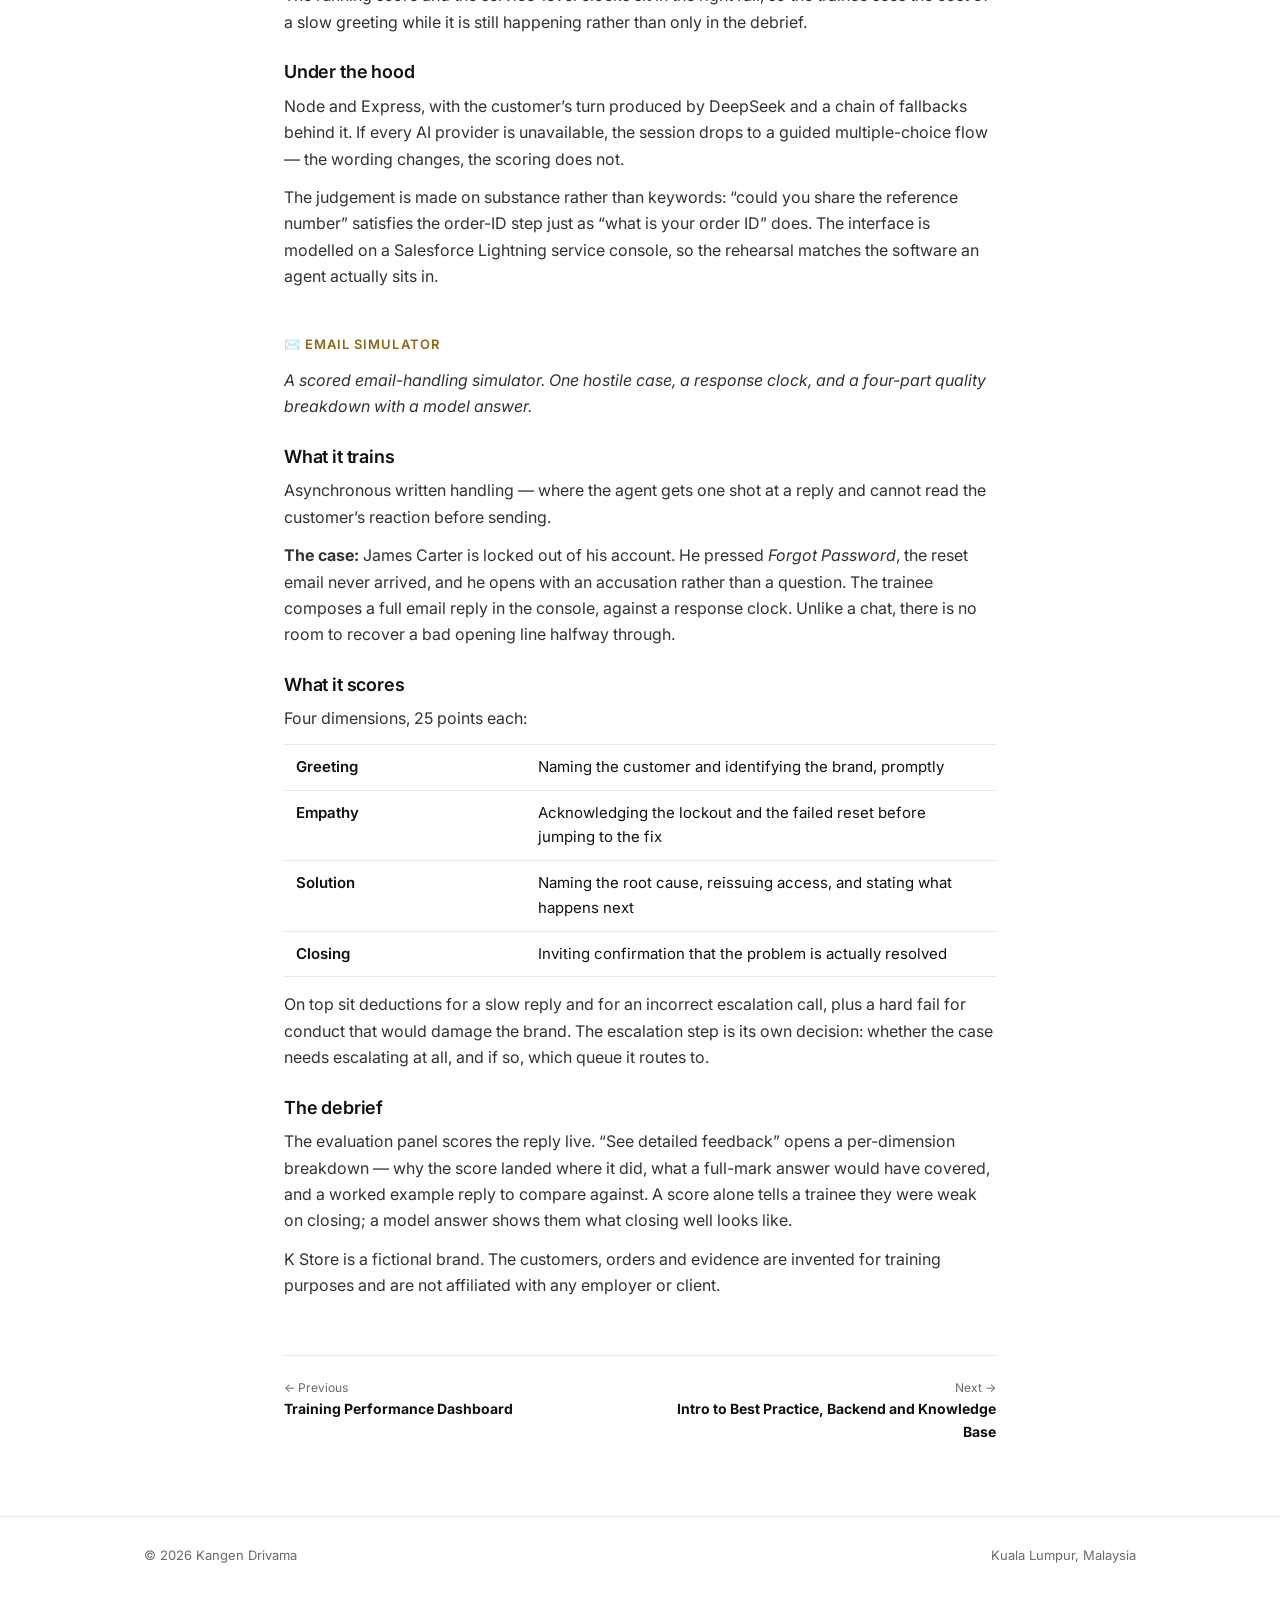
<file: projects/role-play-trainer/index.html>
<!doctype html><html lang="en"><head><meta charset="UTF-8"><meta name="viewport" content="width=device-width, initial-scale=1">
<title>Chat & Email Role-Play Trainer — Kangen Drivama</title><meta name="description" content="Two AI-powered simulators — live chat and email — scored in real time. The AI plays the customer; every run is different, scoring stays fixed."><meta property="og:title" content="Chat & Email Role-Play Trainer — Kangen Drivama"><meta property="og:description" content="Two AI-powered simulators — live chat and email — scored in real time. The AI plays the customer; every run is different, scoring stays fixed."><meta property="og:image" content="../../banner.jpg">
<link rel="icon" type="image/svg+xml" href="../../favicon.svg"><link rel="preconnect" href="https://fonts.googleapis.com"><link rel="preconnect" href="https://fonts.gstatic.com" crossorigin>
<link rel="stylesheet" href="https://fonts.googleapis.com/css2?family=Inter:wght@400;500;600;700&display=swap"><link rel="stylesheet" href="../../style.css"></head><body>
<nav><div class="wrap"><a class="logo" href="../../">Kangen Drivama</a><ul><li><a href="../../#expertise">Expertise</a></li><li><a href="../../#projects">Projects</a></li><li><a href="../../#recognition">Recognition</a></li><li><a href="../../#contact">Contact</a></li></ul></div></nav>
<main class="wrap narrow case"><a class="back" href="../../#projects">← All projects</a>
<div class="cat">AI Simulator</div><h1>Chat &amp; Email Role-Play Trainer</h1><p class="lead">Two scored simulators for handling difficult customers. The trainee writes every reply; an AI plays the customer in character, so the wording shifts on every run while the training path and the scoring stay fixed.</p><div class="tags"><span>DeepSeek</span><span>Render.com</span><span>Scoring Engine</span></div>
<div class="actions"><a class="btn" href="https://customer-service-trainer.onrender.com" target="_blank" rel="noopener">Open chat simulator ↗</a><a class="btn" href="https://k-store-email-simulator.onrender.com" target="_blank" rel="noopener">Open email simulator ↗</a></div>
<div class="note"><b>Heads up:</b> the first load can take up to a minute while the free-tier server wakes up.</div>
<div class="cover"><span>AI Simulator</span><img src="../../thumbs/role-play-trainer.png" alt="" loading="lazy" onerror="if(!this.dataset.t){this.dataset.t=1;this.src='../../thumbs/role-play-trainer.jpg'}else{this.remove()}"></div>
<h2>💬 Chat simulator</h2><p><i>A scored live-chat simulator for handling difficult customers.</i></p>
<h3>What it trains</h3><p>Synchronous chat handling under time pressure. Two scenarios, both drawn from real e-commerce complaint patterns:</p><ul><li><b>Sarah Johnson — wrong item received.</b> Ordered one model, received another, wants a replacement and compensation.</li><li><b>Michael Chen — return rejected.</b> Sent back a damaged item, was refused a refund, and escalates hard. This scenario uses strong language by design.</li></ul>
<h3>What it scores</h3><table><tr><th>Greeting speed</th><td>A 15-second window to open the chat before the customer disengages</td></tr><tr><th>Empathy and probing</th><td>Acknowledging the emotion, then obtaining the order ID and supporting evidence</td></tr><tr><th>Hold discipline</th><td>Responding before the inactivity clock runs out</td></tr><tr><th>Escalation call</th><td>Escalating only when the customer actually asks, or when the fix sits outside the agent’s authority</td></tr><tr><th>Closing</th><td>Reconfirming the resolution and signing off properly</td></tr></table>
<p>The running score and the service-level clocks sit in the right rail, so the trainee sees the cost of a slow greeting while it is still happening rather than only in the debrief.</p>
<h3>Under the hood</h3><p>Node and Express, with the customer’s turn produced by DeepSeek and a chain of fallbacks behind it. If every AI provider is unavailable, the session drops to a guided multiple-choice flow — the wording changes, the scoring does not.</p><p>The judgement is made on substance rather than keywords: “could you share the reference number” satisfies the order-ID step just as “what is your order ID” does. The interface is modelled on a Salesforce Lightning service console, so the rehearsal matches the software an agent actually sits in.</p>
<h2>✉️ Email simulator</h2><p><i>A scored email-handling simulator. One hostile case, a response clock, and a four-part quality breakdown with a model answer.</i></p>
<h3>What it trains</h3><p>Asynchronous written handling — where the agent gets one shot at a reply and cannot read the customer’s reaction before sending.</p><p><b>The case:</b> James Carter is locked out of his account. He pressed <i>Forgot Password</i>, the reset email never arrived, and he opens with an accusation rather than a question. The trainee composes a full email reply in the console, against a response clock. Unlike a chat, there is no room to recover a bad opening line halfway through.</p>
<h3>What it scores</h3><p>Four dimensions, 25 points each:</p><table><tr><th>Greeting</th><td>Naming the customer and identifying the brand, promptly</td></tr><tr><th>Empathy</th><td>Acknowledging the lockout and the failed reset before jumping to the fix</td></tr><tr><th>Solution</th><td>Naming the root cause, reissuing access, and stating what happens next</td></tr><tr><th>Closing</th><td>Inviting confirmation that the problem is actually resolved</td></tr></table><p>On top sit deductions for a slow reply and for an incorrect escalation call, plus a hard fail for conduct that would damage the brand. The escalation step is its own decision: whether the case needs escalating at all, and if so, which queue it routes to.</p>
<h3>The debrief</h3><p>The evaluation panel scores the reply live. “See detailed feedback” opens a per-dimension breakdown — why the score landed where it did, what a full-mark answer would have covered, and a worked example reply to compare against. A score alone tells a trainee they were weak on closing; a model answer shows them what closing well looks like.</p>
<p class="sm">K Store is a fictional brand. The customers, orders and evidence are invented for training purposes and are not affiliated with any employer or client.</p><div class="pn"><a href="../../projects/training-dashboard/"><small>← Previous</small><b>Training Performance Dashboard</b></a><a class="r" href="../../projects/kb-ai-data-annotation/"><small>Next →</small><b>Intro to Best Practice, Backend and Knowledge Base</b></a></div></main><footer><div class="wrap"><span>© 2026 Kangen Drivama</span><span>Kuala Lumpur, Malaysia</span></div></footer></body></html>
</file>
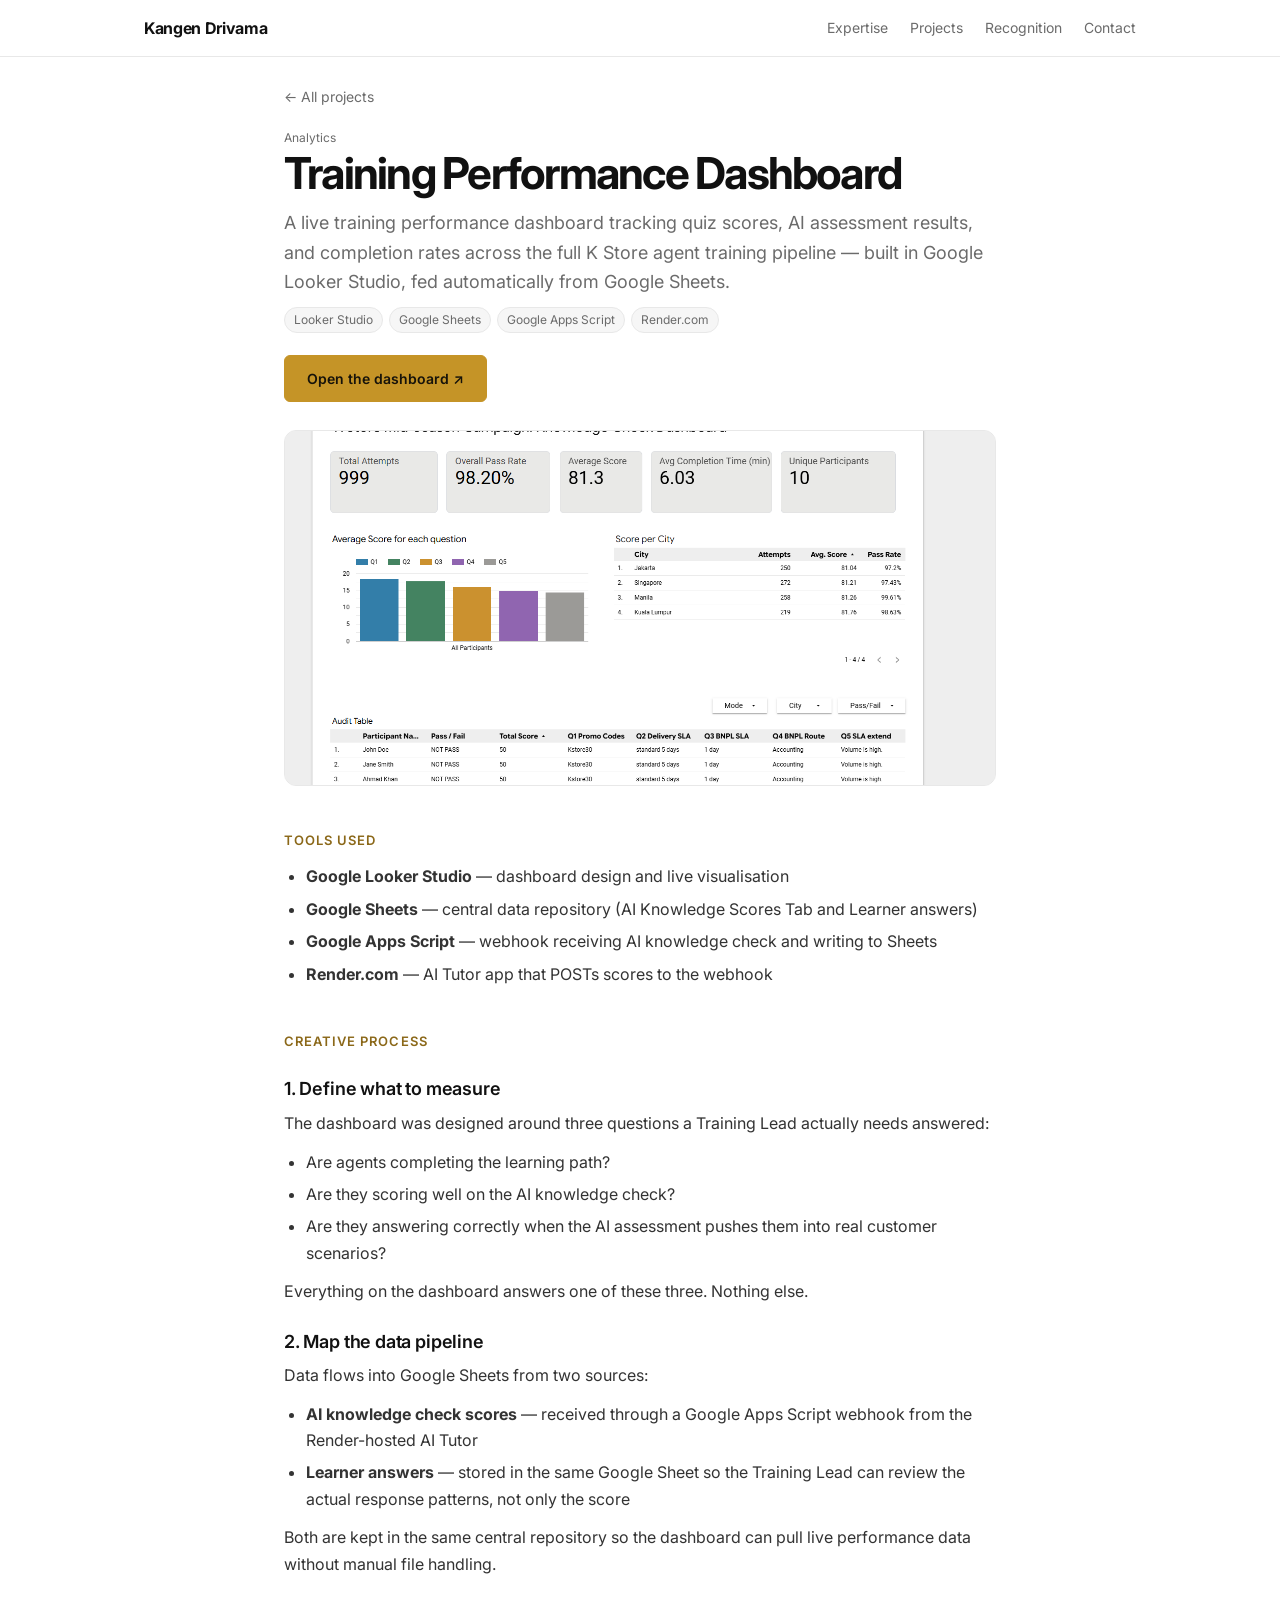
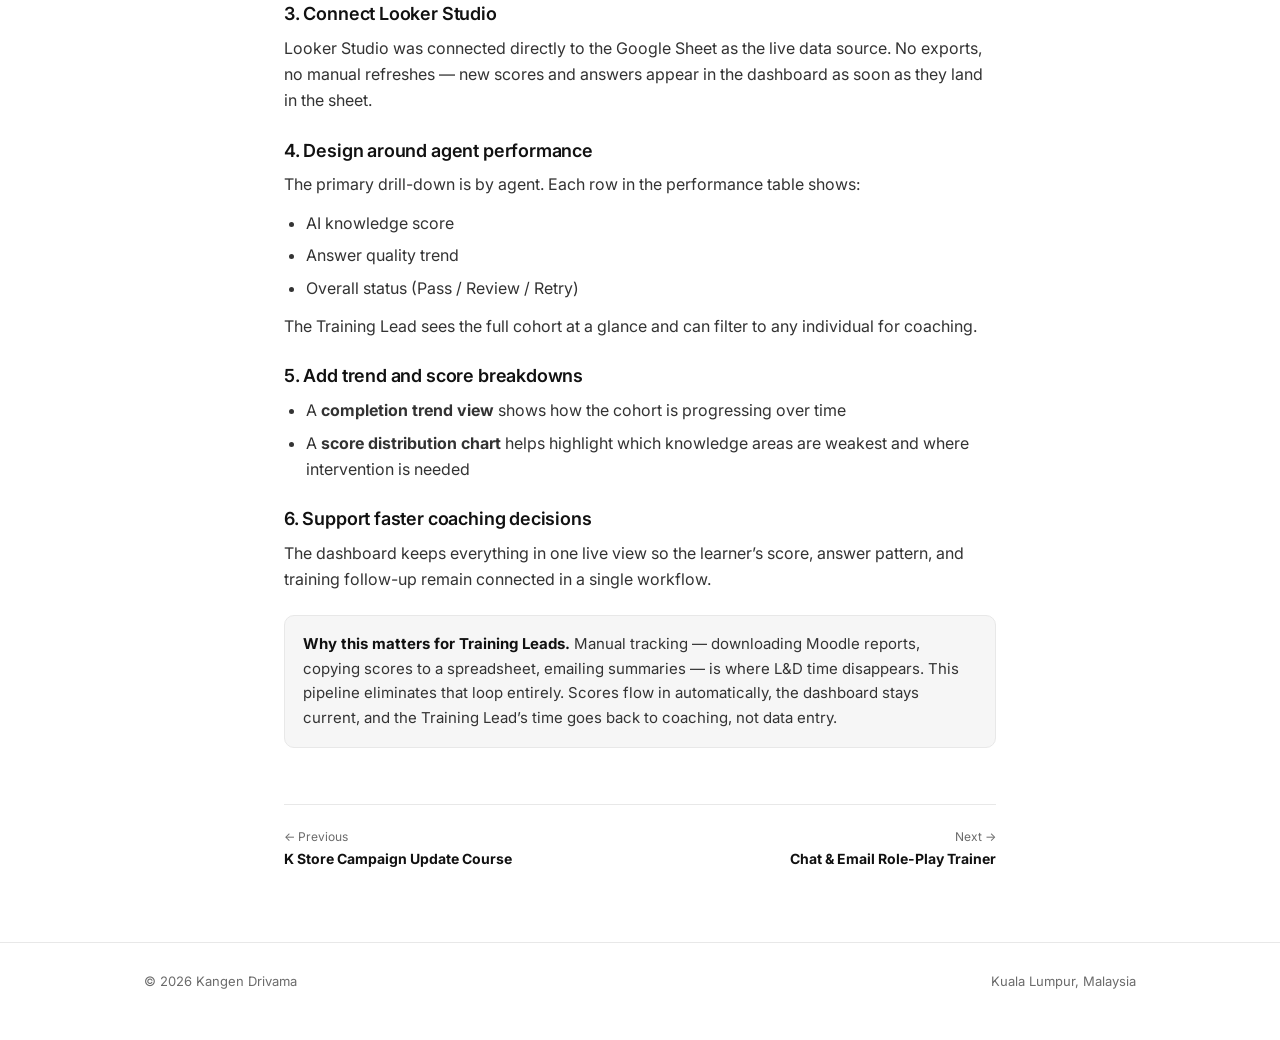
<file: projects/training-dashboard/index.html>
<!doctype html><html lang="en"><head><meta charset="UTF-8"><meta name="viewport" content="width=device-width, initial-scale=1">
<title>Training Performance Dashboard — Kangen Drivama</title><meta name="description" content="Live Looker Studio dashboard tracking quiz scores, AI roleplay results, and completion rates — fed automatically from Moodle and Google Sheets."><meta property="og:title" content="Training Performance Dashboard — Kangen Drivama"><meta property="og:description" content="Live Looker Studio dashboard tracking quiz scores, AI roleplay results, and completion rates — fed automatically from Moodle and Google Sheets."><meta property="og:image" content="../../banner.jpg">
<link rel="icon" type="image/svg+xml" href="../../favicon.svg"><link rel="preconnect" href="https://fonts.googleapis.com"><link rel="preconnect" href="https://fonts.gstatic.com" crossorigin>
<link rel="stylesheet" href="https://fonts.googleapis.com/css2?family=Inter:wght@400;500;600;700&display=swap"><link rel="stylesheet" href="../../style.css"></head><body>
<nav><div class="wrap"><a class="logo" href="../../">Kangen Drivama</a><ul><li><a href="../../#expertise">Expertise</a></li><li><a href="../../#projects">Projects</a></li><li><a href="../../#recognition">Recognition</a></li><li><a href="../../#contact">Contact</a></li></ul></div></nav>
<main class="wrap narrow case"><a class="back" href="../../#projects">← All projects</a>
<div class="cat">Analytics</div><h1>Training Performance Dashboard</h1><p class="lead">A live training performance dashboard tracking quiz scores, AI assessment results, and completion rates across the full K Store agent training pipeline — built in Google Looker Studio, fed automatically from Google Sheets.</p><div class="tags"><span>Looker Studio</span><span>Google Sheets</span><span>Google Apps Script</span><span>Render.com</span></div>
<div class="actions"><a class="btn" href="https://datastudio.google.com/reporting/ca47f8cc-3e79-4d68-bada-0092b9cf0139" target="_blank" rel="noopener">Open the dashboard ↗</a></div><div class="cover"><span>Analytics</span><img src="../../thumbs/training-dashboard.png" alt="" loading="lazy" onerror="if(!this.dataset.t){this.dataset.t=1;this.src='../../thumbs/training-dashboard.jpg'}else{this.remove()}"></div>
<h2>Tools used</h2><ul><li><b>Google Looker Studio</b> — dashboard design and live visualisation</li><li><b>Google Sheets</b> — central data repository (AI Knowledge Scores Tab and Learner answers)</li><li><b>Google Apps Script</b> — webhook receiving AI knowledge check and writing to Sheets</li><li><b>Render.com</b> — AI Tutor app that POSTs scores to the webhook</li></ul>
<h2>Creative process</h2>
<h3>1. Define what to measure</h3><p>The dashboard was designed around three questions a Training Lead actually needs answered:</p><ul><li>Are agents completing the learning path?</li><li>Are they scoring well on the AI knowledge check?</li><li>Are they answering correctly when the AI assessment pushes them into real customer scenarios?</li></ul><p>Everything on the dashboard answers one of these three. Nothing else.</p>
<h3>2. Map the data pipeline</h3><p>Data flows into Google Sheets from two sources:</p><ul><li><b>AI knowledge check scores</b> — received through a Google Apps Script webhook from the Render-hosted AI Tutor</li><li><b>Learner answers</b> — stored in the same Google Sheet so the Training Lead can review the actual response patterns, not only the score</li></ul><p>Both are kept in the same central repository so the dashboard can pull live performance data without manual file handling.</p>
<h3>3. Connect Looker Studio</h3><p>Looker Studio was connected directly to the Google Sheet as the live data source. No exports, no manual refreshes — new scores and answers appear in the dashboard as soon as they land in the sheet.</p>
<h3>4. Design around agent performance</h3><p>The primary drill-down is by agent. Each row in the performance table shows:</p><ul><li>AI knowledge score</li><li>Answer quality trend</li><li>Overall status (Pass / Review / Retry)</li></ul><p>The Training Lead sees the full cohort at a glance and can filter to any individual for coaching.</p>
<h3>5. Add trend and score breakdowns</h3><ul><li>A <b>completion trend view</b> shows how the cohort is progressing over time</li><li>A <b>score distribution chart</b> helps highlight which knowledge areas are weakest and where intervention is needed</li></ul>
<h3>6. Support faster coaching decisions</h3><p>The dashboard keeps everything in one live view so the learner’s score, answer pattern, and training follow-up remain connected in a single workflow.</p>
<div class="note"><b>Why this matters for Training Leads.</b> Manual tracking — downloading Moodle reports, copying scores to a spreadsheet, emailing summaries — is where L&amp;D time disappears. This pipeline eliminates that loop entirely. Scores flow in automatically, the dashboard stays current, and the Training Lead’s time goes back to coaching, not data entry.</div><div class="pn"><a href="../../projects/k-store-elearning/"><small>← Previous</small><b>K Store Campaign Update Course</b></a><a class="r" href="../../projects/role-play-trainer/"><small>Next →</small><b>Chat &amp; Email Role-Play Trainer</b></a></div></main><footer><div class="wrap"><span>© 2026 Kangen Drivama</span><span>Kuala Lumpur, Malaysia</span></div></footer></body></html>
</file>
<file: style.css>
:root{--bg:#fff;--fg:#111;--mute:#6b6b6b;--line:#e8e8e8;--soft:#f6f6f6;--gold:#c59427;--gold-soft:#fbf4e4}
*{box-sizing:border-box;margin:0;padding:0}
html{scroll-behavior:smooth;scroll-padding-top:72px}
body{background:var(--bg);color:var(--fg);font:400 16px/1.65 Inter,-apple-system,BlinkMacSystemFont,"Segoe UI",Roboto,Helvetica,Arial,sans-serif;-webkit-font-smoothing:antialiased}
a{color:inherit;text-decoration:none}
.wrap{max-width:1040px;margin:0 auto;padding:0 24px}
.narrow{max-width:760px}
nav{position:sticky;top:0;z-index:20;background:rgba(255,255,255,.92);backdrop-filter:blur(10px);border-bottom:1px solid var(--line)}
nav .wrap{display:flex;align-items:center;justify-content:space-between;height:56px}
.logo{font-weight:700;letter-spacing:-.02em}
nav ul{display:flex;gap:22px;list-style:none;font-size:14px;color:var(--mute)}
nav ul a:hover{color:var(--fg)}
@media(max-width:560px){nav ul li:not(:last-child){display:none}}
/* hero */
.hero{position:relative;border-bottom:1px solid var(--line);background:#f7f7f7;overflow:hidden;display:flex;flex-direction:column;justify-content:center;min-height:min(640px,78vh);padding:56px 0 48px}
.hero-top>img{position:absolute;inset:0;width:100%;height:100%;object-fit:contain;object-position:right center;filter:none}
.hero .wrap{position:relative}
.hero-text{width:min(560px,56%)}
.eyebrow{font-size:14px;color:#111;margin-bottom:14px}
h1{font-size:clamp(36px,5.4vw,60px);line-height:1.05;letter-spacing:-.04em;font-weight:700;margin-bottom:16px}
.hero h2.sub{font-size:clamp(18px,2vw,22px);font-weight:600;letter-spacing:-.02em;line-height:1.3;text-transform:none;color:var(--fg);margin-bottom:10px}
.lede{font-size:17px;color:var(--mute);margin-bottom:26px;max-width:460px}
.hero-actions{display:flex;align-items:center;justify-content:flex-start;gap:10px;flex-wrap:wrap}
.btn{display:inline-block;padding:11px 22px;font-size:14px;font-weight:600;border:1px solid var(--gold);border-radius:6px;background:var(--gold);color:#17130a;transition:background .18s,border-color .18s,transform .18s}
.btn:hover{background:#b1821d;border-color:#b1821d;transform:translateY(-1px)}
.btn.ghost{background:transparent;color:var(--fg)}
.btn.ghost:hover{background:var(--fg);color:#fff;opacity:1}
.awards{margin-top:34px;width:min(560px,56%)}
.awards h2{font-size:12px;font-weight:600;letter-spacing:.1em;text-transform:uppercase;color:var(--mute);margin-bottom:10px}
.marq{overflow:hidden;-webkit-mask-image:linear-gradient(90deg,transparent,#000 6%,#000 94%,transparent);mask-image:linear-gradient(90deg,transparent,#000 6%,#000 94%,transparent)}
.track{display:flex;width:max-content;gap:12px;animation:scroll 48s linear infinite}
.marq:hover .track{animation-play-state:paused}
@keyframes scroll{to{transform:translateX(calc(-50% - 6px))}}
.chip{display:flex;align-items:center;gap:10px;padding:9px 14px 9px 11px;background:rgba(255,255,255,.9);border:1px solid var(--line);border-radius:10px;white-space:nowrap}
.chip svg{width:22px;height:22px;flex:none;stroke:var(--fg);fill:none;stroke-width:1.7;stroke-linecap:round;stroke-linejoin:round}
.chip b{display:block;font-size:13px;font-weight:600;line-height:1.25}
.chip small{display:block;font-size:11.5px;color:var(--mute);line-height:1.25}
@media(prefers-reduced-motion:reduce){.track{animation:none}.marq{overflow-x:auto}}
.stats-resume{margin:36px 0 0}
.stats{display:grid;grid-template-columns:repeat(3,1fr);gap:16px;padding:22px 0;border-top:1px solid var(--line);border-bottom:1px solid var(--line)}
.stats b{display:block;font-size:28px;letter-spacing:-.03em;line-height:1.1;color:#8b6819}
.stats span{font-size:13px;color:var(--mute)}
section{padding:56px 0 8px}
h2{font-size:13px;font-weight:600;letter-spacing:.08em;text-transform:uppercase;color:#8b6819;margin-bottom:6px}
.sub{font-size:26px;font-weight:600;letter-spacing:-.025em;line-height:1.2;margin-bottom:22px;text-transform:none;color:var(--fg)}
.row{padding:18px 0;border-top:1px solid var(--line);max-width:760px}
.row:last-child{border-bottom:1px solid var(--line)}
.row h3{font-size:17px;font-weight:600;letter-spacing:-.01em;margin-bottom:4px}
.row p{color:var(--mute);font-size:15px}
.tags{display:flex;flex-wrap:wrap;gap:6px;margin:10px 0}
.tags span{font-size:12px;padding:2px 9px;background:var(--soft);border:1px solid var(--line);border-radius:999px;color:var(--mute)}
.skills{display:flex;flex-wrap:wrap;gap:6px;margin-top:20px;max-width:760px}
.skills-block{max-width:760px;margin-top:24px}
.skills-block h2{margin-bottom:10px}
.skills span{font-size:13px;padding:4px 11px;border:1px solid var(--line);border-radius:999px;color:var(--mute)}
/* project grid */
.grid{display:grid;grid-template-columns:repeat(auto-fill,minmax(min(100%,300px),1fr));gap:22px}
.card{display:flex;flex-direction:column;border:1px solid var(--line);border-radius:12px;overflow:hidden;transition:border-color .2s,box-shadow .2s,transform .2s;background:#fff}
.card:hover,.card:focus-visible{border-color:var(--gold);box-shadow:0 10px 28px rgba(30,24,10,.08);transform:translateY(-3px)}
.card:focus-visible{outline:2px solid var(--gold);outline-offset:3px}
.thumb{position:relative;aspect-ratio:16/10;background:var(--soft);display:flex;align-items:center;justify-content:center;border-bottom:1px solid var(--line);overflow:hidden}
.thumb span{font-size:12px;letter-spacing:.1em;text-transform:uppercase;color:#9a9a9a;font-weight:600;padding:0 16px;text-align:center}
.thumb img{position:absolute;inset:0;width:100%;height:100%;object-fit:cover}
.card .body{padding:18px 20px 20px;display:flex;flex-direction:column;flex:1}
.cat{font-size:12px;color:var(--mute);margin-bottom:2px}
.card h3{font-size:18px;font-weight:600;letter-spacing:-.015em;line-height:1.3;margin-bottom:6px}
.card p{font-size:14.5px;color:var(--mute);flex:1}
.go{font-size:14px;font-weight:500;margin-top:6px}
.soon{display:none}
/* awards list */
.award{display:grid;grid-template-columns:110px 1fr;gap:16px;align-items:baseline}
.award time{font-size:13px;color:var(--mute)}
.award strong{font-weight:600}
.award small{display:block;color:var(--mute);font-size:14px}
@media(max-width:520px){.award{grid-template-columns:1fr;gap:2px}}
.contact{max-width:760px}
.contact a{display:flex;justify-content:space-between;gap:16px;padding:14px 0;border-top:1px solid var(--line)}
.contact a:last-child{border-bottom:1px solid var(--line)}
.contact a:hover span:last-child{text-decoration:underline}
.contact span:first-child{color:var(--mute);font-size:14px}
footer{margin-top:72px;border-top:1px solid var(--line);padding:28px 0 48px;font-size:13px;color:var(--mute)}
footer .wrap{display:flex;justify-content:space-between;gap:12px;flex-wrap:wrap}
/* case study page */
.back{display:inline-block;margin:28px 0 20px;font-size:14px;color:var(--mute)}
.back:hover{color:var(--fg)}
.case h1{font-size:clamp(30px,5vw,44px);margin-bottom:12px}
.case .lead{font-size:18px;color:var(--mute);margin-bottom:6px}
.case .actions{display:flex;gap:10px;flex-wrap:wrap;margin:22px 0 28px}
.video-frame{aspect-ratio:16/9;width:100%;overflow:hidden;border:1px solid var(--line);border-radius:12px;background:#111;margin:18px 0 30px}
.video-frame iframe{display:block;width:100%;height:100%;border:0}
.cover{aspect-ratio:16/8;border:1px solid var(--line);border-radius:12px;overflow:hidden;position:relative;background:var(--soft);display:flex;align-items:center;justify-content:center;margin-bottom:8px}
.cover span{font-size:12px;letter-spacing:.1em;text-transform:uppercase;color:#9a9a9a;font-weight:600}
.cover img{position:absolute;inset:0;width:100%;height:100%;object-fit:cover}
.case h2{margin-top:44px;margin-bottom:12px}
.case h3{font-size:18px;font-weight:600;letter-spacing:-.01em;margin:22px 0 6px}
.case p,.case li{color:#333;font-size:16px}
.case p{margin-bottom:12px}
.case ul,.case ol{padding-left:22px;margin-bottom:12px}
.case li{margin-bottom:6px}
.case table{width:100%;border-collapse:collapse;margin:8px 0 14px;font-size:15px}
.case th,.case td{text-align:left;padding:10px 12px;border-top:1px solid var(--line);vertical-align:top}
.case th{width:34%;font-weight:600}
.case table{border-bottom:1px solid var(--line)}
.note{margin:22px 0;padding:16px 18px;background:var(--soft);border:1px solid var(--line);border-radius:10px;font-size:15px;color:#333}
.note b{color:var(--fg)}
.sm{font-size:13px;color:var(--mute)}
.pn{display:flex;justify-content:space-between;gap:16px;margin-top:56px;padding-top:22px;border-top:1px solid var(--line);font-size:14px}
.pn a{max-width:48%}
.pn small{display:block;color:var(--mute);font-size:12px}
.pn a:hover b{text-decoration:underline}
.pn .r{text-align:right;margin-left:auto}
.reveal{opacity:0;transform:translateY(14px);transition:opacity .55s ease,transform .55s ease}
.reveal.is-visible{opacity:1;transform:translateY(0)}
@media(max-width:1100px){
 .hero{min-height:0;padding:34px 0 28px;justify-content:flex-start}
 .hero-top{position:relative}
 .hero-top>img{inset:0;width:100%;height:100%;max-width:none;object-fit:contain;object-position:right center}
 .hero-text{width:100%}
 .hero-text>*{max-width:49%}
 .eyebrow{font-size:12px}
 h1{font-size:clamp(31px,6vw,56px)}
 .hero h2.sub{font-size:clamp(16px,2.4vw,22px)}
 .lede{font-size:clamp(14.5px,2vw,17px);margin-bottom:20px}
 .eyebrow{font-size:clamp(12px,1.6vw,14px)}
 .awards{width:100%;margin-top:22px}
}
@media(max-width:560px){
 .hero-actions{align-items:stretch;flex-direction:row;gap:10px}
 .hero-actions .btn{flex:0 0 calc(50% - 5px);max-width:none;text-align:center;white-space:normal;padding:15px 14px 14px;font-size:13px;line-height:1.2;min-height:54px;border-radius:8px}
 .hero-actions .btn.ghost{padding-top:14px;padding-bottom:14px;border-width:1px}
 .stats-resume{margin-top:24px}
 .stats{gap:8px}
 .stats b{font-size:24px}
 .stats span{font-size:11px}
 section{padding-top:42px}
}
@media(prefers-reduced-motion:reduce){
 html{scroll-behavior:auto}
 .card,.btn,.reveal{transition:none}
 .reveal{opacity:1;transform:none}
}
</file>
